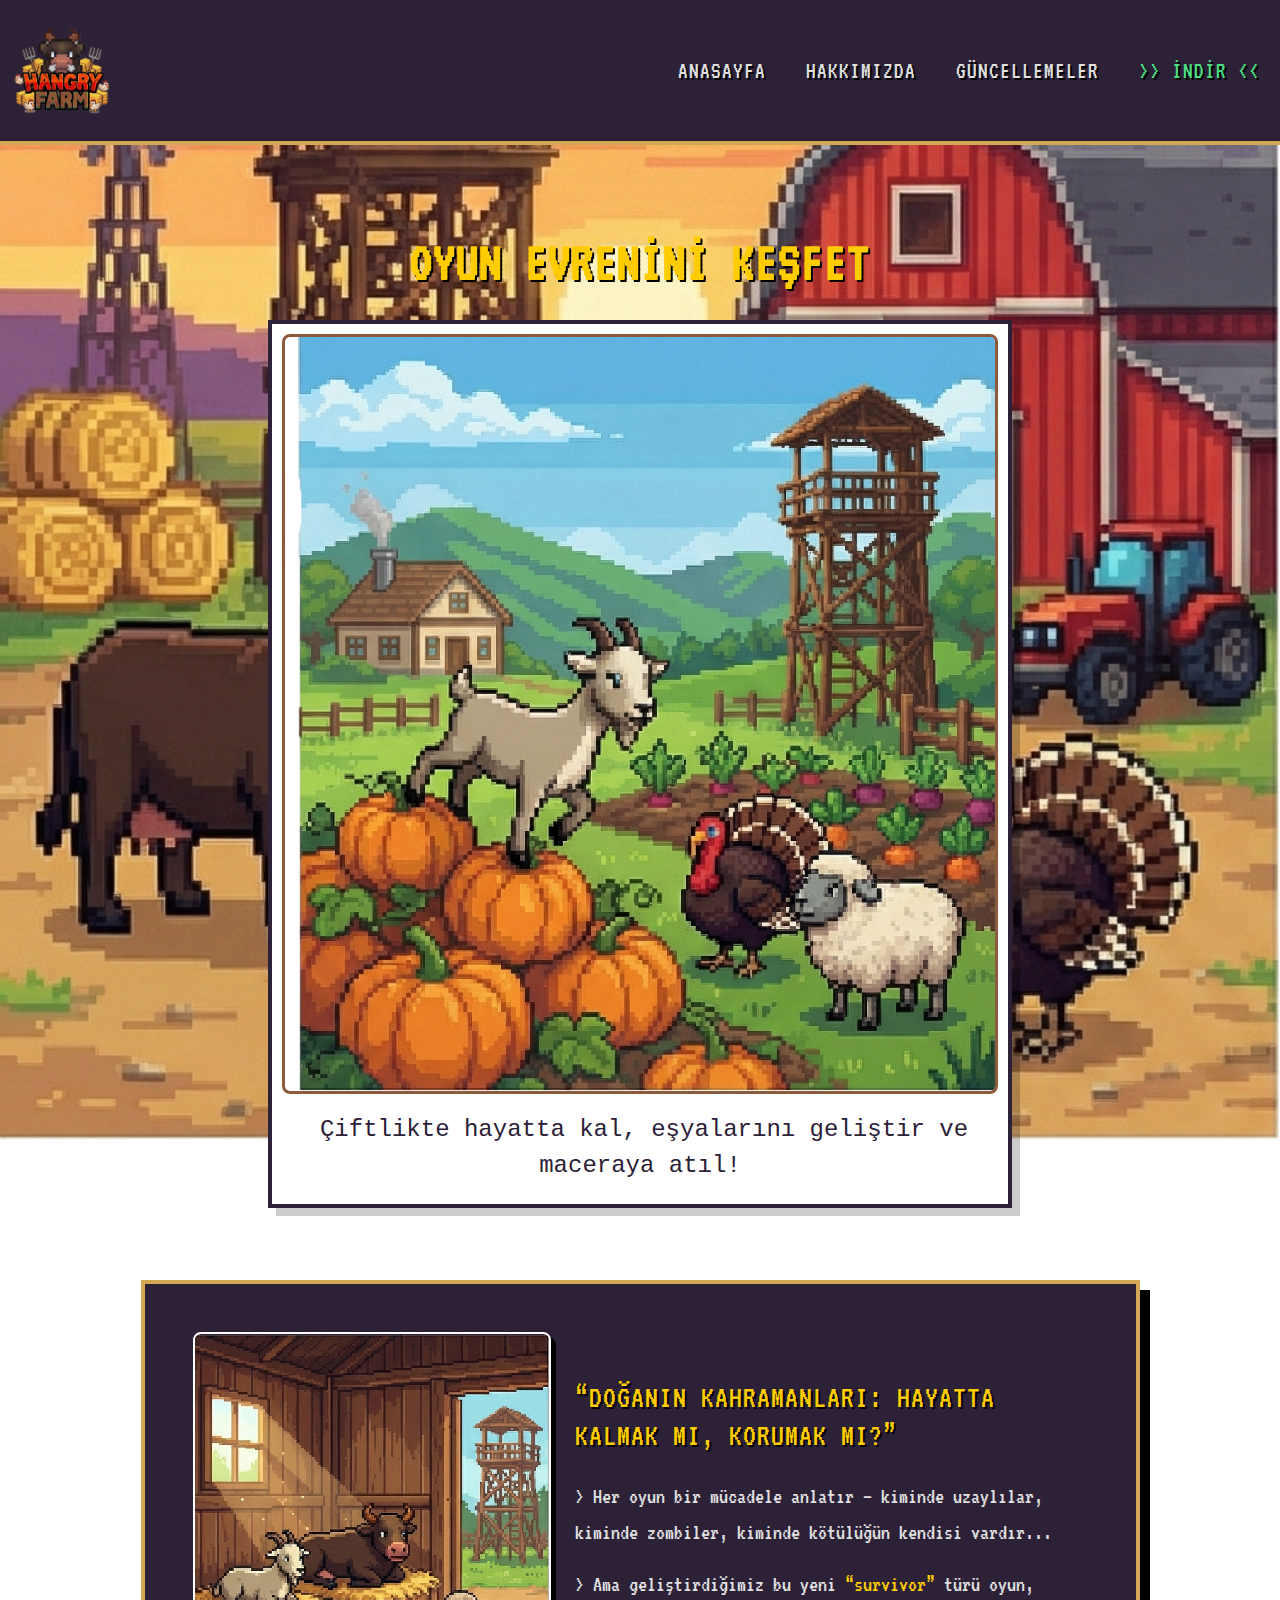
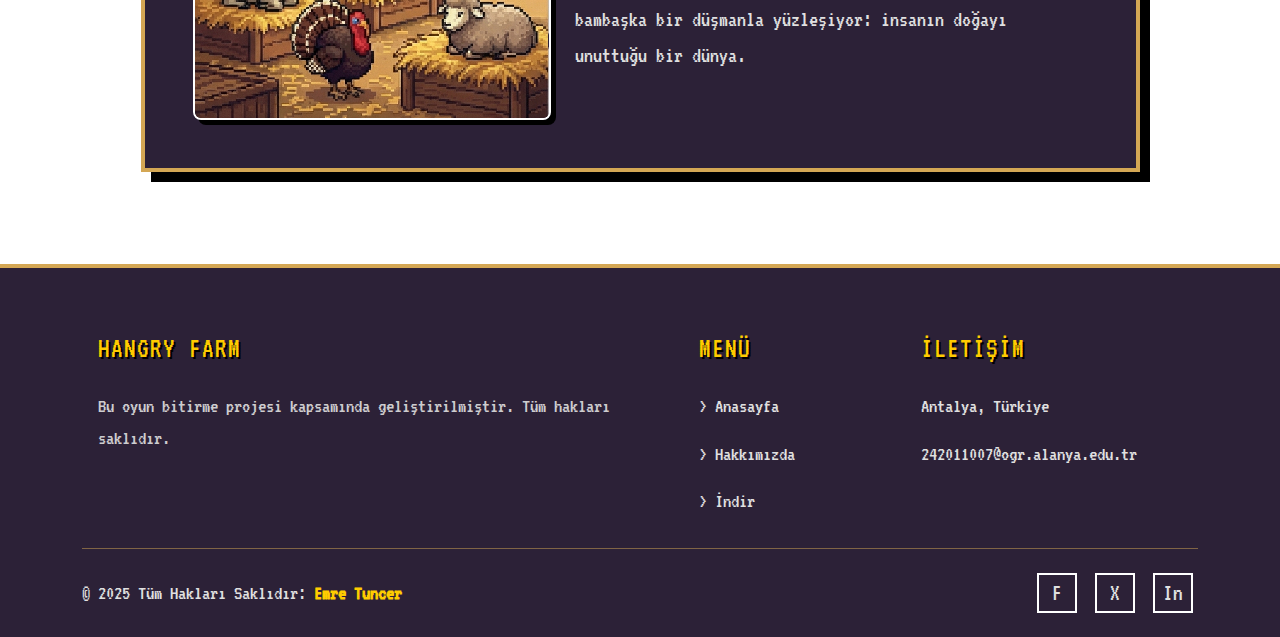
<file: Web_Site_Tasarimi_Gelismis/index.html>
<!DOCTYPE html>
<html lang="tr">
<head>
    <title>Anasayfa</title>
    <link rel="icon" type="image/x-icon" href="Svgİcon/kebab.svg">

    <meta charset="utf-8">
    <meta name="viewport" content="width=device-width, initial-scale=1">

    <link href="https://cdn.jsdelivr.net/npm/bootstrap@5.3.3/dist/css/bootstrap.min.css" rel="stylesheet">
    
    <link href="styles.css" rel="stylesheet">
</head>
<body>

   
    <nav class="navbar navbar-expand-lg sticky-top theme-bg"> 
        <div class="container-fluid">
            
            <a class="navbar-brand d-flex align-items-center" href="index.html">
                <img src="image/logo.png" alt="Oyun Logosu">
            </a>
            <button class="navbar-toggler mx-auto" type="button" data-bs-toggle="collapse" data-bs-target="#navbarNav" aria-controls="navbarNav" aria-expanded="false" aria-label="navbar open/close" style="border: 2px solid #fff;">
                <span class="navbar-toggler-icon"></span>
            </button>

            <div class="collapse navbar-collapse justify-content-end" id="navbarNav">
                <ul class="navbar-nav mb-2 mb-lg-0 gap-4">
                    <li class="nav-item">
                        <a class="nav-link pixel-link" href="index.html">Anasayfa</a>
                    </li>
                    <li class="nav-item">
                        <a class="nav-link pixel-link" href="hakkimizda.html">Hakkımızda</a>
                    </li>
                    <li class="nav-item">
                        <a class="nav-link pixel-link" href="guncellemeler.html">Güncellemeler</a>
                    </li>
                    <li class="nav-item">
                        <a class="nav-link pixel-link" style="color: #4ade80 !important;" href="indir.html">>> İNDİR <<</a>
                    </li>    
                </ul>
            </div>
        </div>
    </nav>

    <div class="main-content main-pixel-theme">
    <div class="container py-5">
        
        <div class="row mt-3 mb-5">
            <div class="col-12">
                <div class="text-center mb-4">
                    <h1 class="fw-bold pixel-title display-4">OYUN EVRENİNİ KEŞFET</h1>
                </div>

                <div class="col-lg-8 mx-auto">
                    <div class="pixel-frame">
                        <img src="image/Layer 22.png" class="pixel-art-img" alt="Safari Run Run Oyun Dünyası">
                        
                        <div class="caption-box mt-2 text-center">
                            <p class="mb-0 fs-4" style="color: #2c2137;">
                                <i class="fas fa-camera me-2"></i>
                                Çiftlikte hayatta kal, eşyalarını geliştir ve maceraya atıl!
                            </p>
                        </div>
                    </div>
                </div>
            </div>
        </div>

        <div class="container py-4">
            <div class="row justify-content-center">
                <div class="col-lg-11">
                
                    <div class="pixel-quest-card p-4 p-md-5">
                        <div class="row align-items-center">
                            
                            <div class="col-md-5 mb-4 mb-md-0 text-center">
                                <img src="image/Layer 23.png" class="img-fluid pixel-art-img" style="border: 2px solid #fff; box-shadow: 5px 5px 0 #000;" alt="Safari Gözetleme Kulesi">
                            </div>
                            
                            <div class="col-md-7">
                                <h2 class="pixel-title mb-4">“Doğanın Kahramanları: Hayatta Kalmak mı, Korumak mı?”</h2>
                                <div class="pixel-text">
                                    <p class="mb-3">
                                        > Her oyun bir mücadele anlatır — kiminde uzaylılar, kiminde zombiler, kiminde kötülüğün kendisi vardır...
                                    </p>
                                    <p class="mb-0">
                                        > Ama geliştirdiğimiz bu yeni <span style="color:#ffcc00">“survivor”</span> türü oyun, bambaşka bir düşmanla yüzleşiyor: insanın doğayı unuttuğu bir dünya.
                                    </p>
                                </div>
                            </div>
                            
                        </div>
                    </div>

                </div>
            </div>
        </div>

    </div>
</div>

    <footer class="pixel-footer pt-5 pb-4">
    <div class="container">
        <div class="row text-center text-md-start">
            
            <div class="col-md-6 col-lg-6 col-xl-6 mx-auto mt-3">
                <h5 class="mb-4 font-weight-bold">HANGRY FARM</h5>
                <p style="opacity: 0.9;">
                    Bu oyun bitirme projesi kapsamında geliştirilmiştir. 
                    Tüm hakları saklıdır.
                </p>
            </div>

            <div class="col-md-2 col-lg-2 col-xl-2 mx-auto mt-3">
                <h5 class="mb-4 font-weight-bold">Menü</h5>
                <p><a href="index.html">> Anasayfa</a></p>
                <p><a href="hakkimizda.html">> Hakkımızda</a></p>
                <p><a href="indir.html">> İndir</a></p>
            </div>

            <div class="col-md-4 col-lg-3 col-xl-3 mx-auto mt-3">
                <h5 class="mb-4 font-weight-bold">İletişim</h5>
                <p><i class="fas fa-home mr-3"></i> Antalya, Türkiye</p>
                <p><i class="fas fa-envelope mr-3"></i> 242011007@ogr.alanya.edu.tr</p>
            </div>
            
        </div>

        <hr class="mb-4" style="border-color: #d4a754; opacity: 0.5;">

        <div class="row align-items-center">
            <div class="col-md-7 col-lg-8">
                <p class="text-center text-md-start m-0">
                    © 2025 Tüm Hakları Saklıdır:
                    <a href="#" style="color: #ffcc00; text-decoration: none;">
                        <strong> Emre Tuncer</strong>
                    </a>
                </p>
            </div>
            
            <div class="col-md-5 col-lg-4">
                <div class="text-center text-md-end mt-3 mt-md-0">
                   <a href="#" class="btn-pixel-social text-decoration-none">F</a>
                   <a href="#" class="btn-pixel-social text-decoration-none">X</a>
                   <a href="#" class="btn-pixel-social text-decoration-none">In</a>
                </div>
            </div>
        </div>

    </div>
    </footer>

    <script src="https://cdn.jsdelivr.net/npm/bootstrap@5.3.3/dist/js/bootstrap.bundle.min.js"></script>
</body>
</html>
</file>
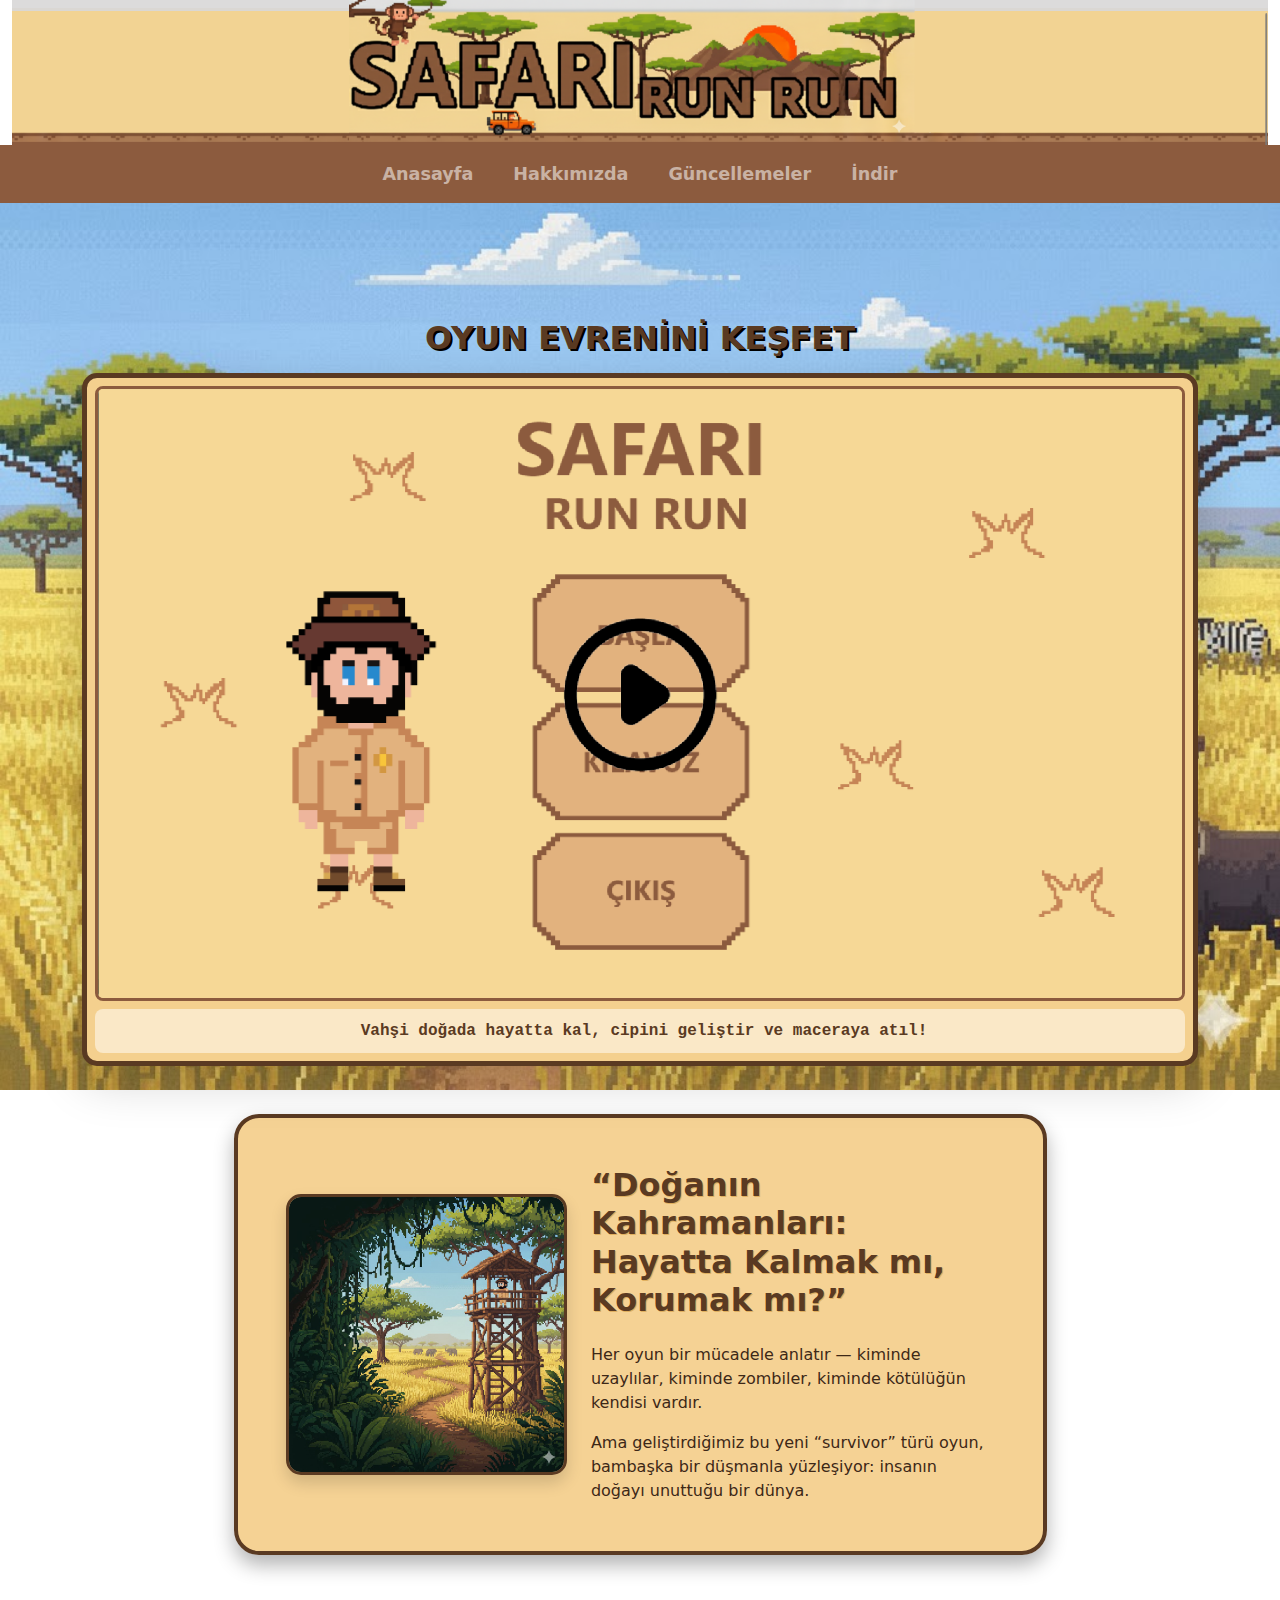
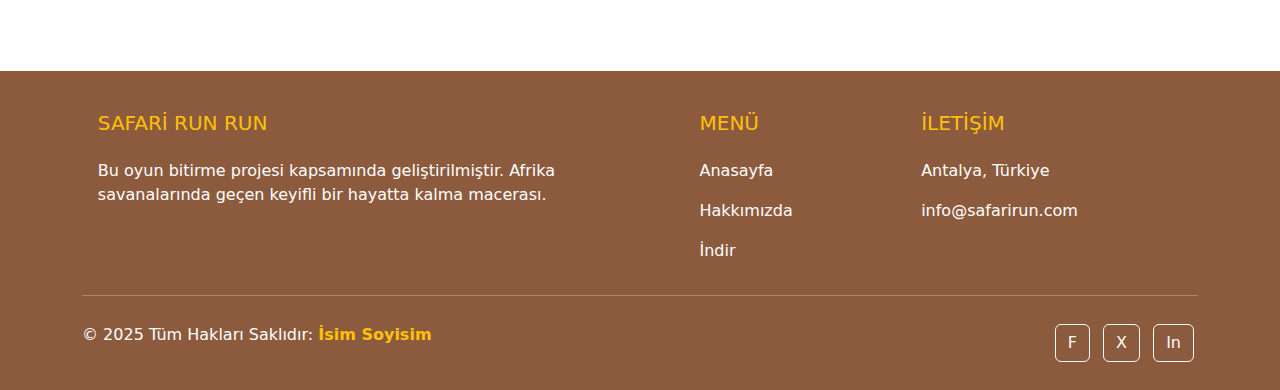
<file: WebTaslak/index.html>
<!DOCTYPE html>
<html lang="tr">
<head>
    <title>Anasayfa</title>
    <link rel="icon" type="image/x-icon" href="Svgİcon/kebab.svg">

    <meta charset="utf-8">
    <meta name="viewport" content="width=device-width, initial-scale=1">

    <link href="https://cdn.jsdelivr.net/npm/bootstrap@5.3.3/dist/css/bootstrap.min.css" rel="stylesheet">
    
    <link href="styles.css" rel="stylesheet">
</head>
<body>

    <div class="container-fluid text-center logo-container">
        <a class="navbar-brand" href="index.html">
            <img src="image/anafoto.png" style="max-width: 100%; height: auto;">
        </a>
    </div>

    <nav class="navbar navbar-expand-lg sticky-top navbar-dark theme-bg"> 
        <div class="container-fluid">
            
            <button class="navbar-toggler mx-auto" type="button" data-bs-toggle="collapse" data-bs-target="#navbarNav" aria-controls="navbarNav" aria-expanded="false" aria-label="navbar open/close">
                <span class="navbar-toggler-icon"></span>
            </button>

            <div class="collapse navbar-collapse justify-content-center" id="navbarNav">
                <ul class="navbar-nav mb-2 mb-lg-0 gap-4" style="font-size: 1.1rem;">
                    <li class="nav-item">
                        <a class="nav-link" href="index.html"><b>Anasayfa</b></a>
                    </li>
                    <li class="nav-item">
                        <a class="nav-link" href="hakkimizda.html"><b>Hakkımızda</b></a>
                    </li>
                    <li class="nav-item">
                        <a class="nav-link" href="guncellemeler.html"><b>Güncellemeler</b></a>
                    </li>
                    <li class="nav-item">
                        <a class="nav-link" href="indir.html"><b>İndir</b></a>
                    </li>    
                </ul>
            </div>
        </div>
    </nav>

    <div class="main-content">
        <div class="container py-5">
            <!-- ************ -->
           <div class="row mt-5">
                <div class="col-12">
                    <div class="text-center mb-3">
                        <h2 class="fw-bold text-shadow-pixel" style="color: #5a3a22;">OYUN EVRENİNİ KEŞFET</h2>
                    </div>

                    <div class="showcase-frame p-2 shadow-lg">
                        <img src="image/png_1.png" class="img-fluid w-100 pixel-art-img" alt="Safari Run Run Oyun Dünyası">
                        
                        <div class="caption-box mt-2 text-center">
                            <p class="mb-0 fw-bold" style="color: #5a3a22;">
                                <i class="fas fa-camera me-2"></i>
                                Vahşi doğada hayatta kal, cipini geliştir ve maceraya atıl!
                            </p>
                        </div>
                    </div>
                </div>
            </div>

            <div class="container bg-opacity-50 py-5">
                <div class="row justify-content-center ">
                    <div class="col-lg-10 col-xl-9">
                    
                    <div class="story-card p-4 p-md-5">
                        <div class="row align-items-center">
                            
                            <div class="col-md-5 mb-4 mb-md-0">
                                <img src="image/image_1.jpg" class="img-fluid img-pixel-border shadow" alt="Safari Gözetleme Kulesi">
                            </div>
                            
                            <div class="col-md-7">
                                <h2 class="story-title mb-4">“Doğanın Kahramanları: Hayatta Kalmak mı, Korumak mı?”</h2>
                                <div class="story-text lead fs-6">
                                    <p class="mb-3">
                                        Her oyun bir mücadele anlatır — kiminde uzaylılar, kiminde zombiler, kiminde kötülüğün kendisi vardır.
                                    </p>
                                    <p class="mb-0">
                                        Ama geliştirdiğimiz bu yeni “survivor” türü oyun, bambaşka bir düşmanla yüzleşiyor: insanın doğayı unuttuğu bir dünya.
                                    </p>
                                </div>
                            </div>
                            
                        </div>
                    </div>
                    </div>
                </div>
            </div>

        </div>
    </div>

    <footer class="text-white pt-4 pb-4 theme-bg">
        <div class="container">
            <div class="row text-center text-md-start">
                
                <div class="col-md-6 col-lg-6 col-xl-6 mx-auto mt-3">
                    <h5 class="text-uppercase mb-4 font-weight-bold text-warning">Safari Run Run</h5>
                    <p>
                        Bu oyun bitirme projesi kapsamında geliştirilmiştir. 
                        Afrika savanalarında geçen keyifli bir hayatta kalma macerası.
                    </p>
                </div>

                <div class="col-md-2 col-lg-2 col-xl-2 mx-auto mt-3">
                    <h5 class="text-uppercase mb-4 font-weight-bold text-warning">Menü</h5>
                    <p><a href="index.html" class="text-white text-decoration-none">Anasayfa</a></p>
                    <p><a href="hakkimizda.html" class="text-white text-decoration-none">Hakkımızda</a></p>
                    <p><a href="indir.html" class="text-white text-decoration-none">İndir</a></p>
                </div>

                <div class="col-md-4 col-lg-3 col-xl-3 mx-auto mt-3">
                    <h5 class="text-uppercase mb-4 font-weight-bold text-warning">İletişim</h5>
                    <p><i class="fas fa-home mr-3"></i> Antalya, Türkiye</p>
                    <p><i class="fas fa-envelope mr-3"></i> info@safarirun.com</p>
                </div>
                
            </div>

            <hr class="mb-4">

            <div class="row align-items-center">
                <div class="col-md-7 col-lg-8">
                    <p class="text-center text-md-start">
                        © 2025 Tüm Hakları Saklıdır:
                        <a href="#" class="text-warning text-decoration-none">
                            <strong> İsim Soyisim</strong>
                        </a>
                    </p>
                </div>
                
                <div class="col-md-5 col-lg-4">
                    <div class="text-center text-md-end">
                       <a href="#" class="btn btn-outline-light btn-floating m-1" role="button">F</a>
                       <a href="#" class="btn btn-outline-light btn-floating m-1" role="button">X</a>
                       <a href="#" class="btn btn-outline-light btn-floating m-1" role="button">In</a>
                    </div>
                </div>
            </div>

        </div>
    </footer>

    <script src="https://cdn.jsdelivr.net/npm/bootstrap@5.3.3/dist/js/bootstrap.bundle.min.js"></script>
</body>
</html>
</file>
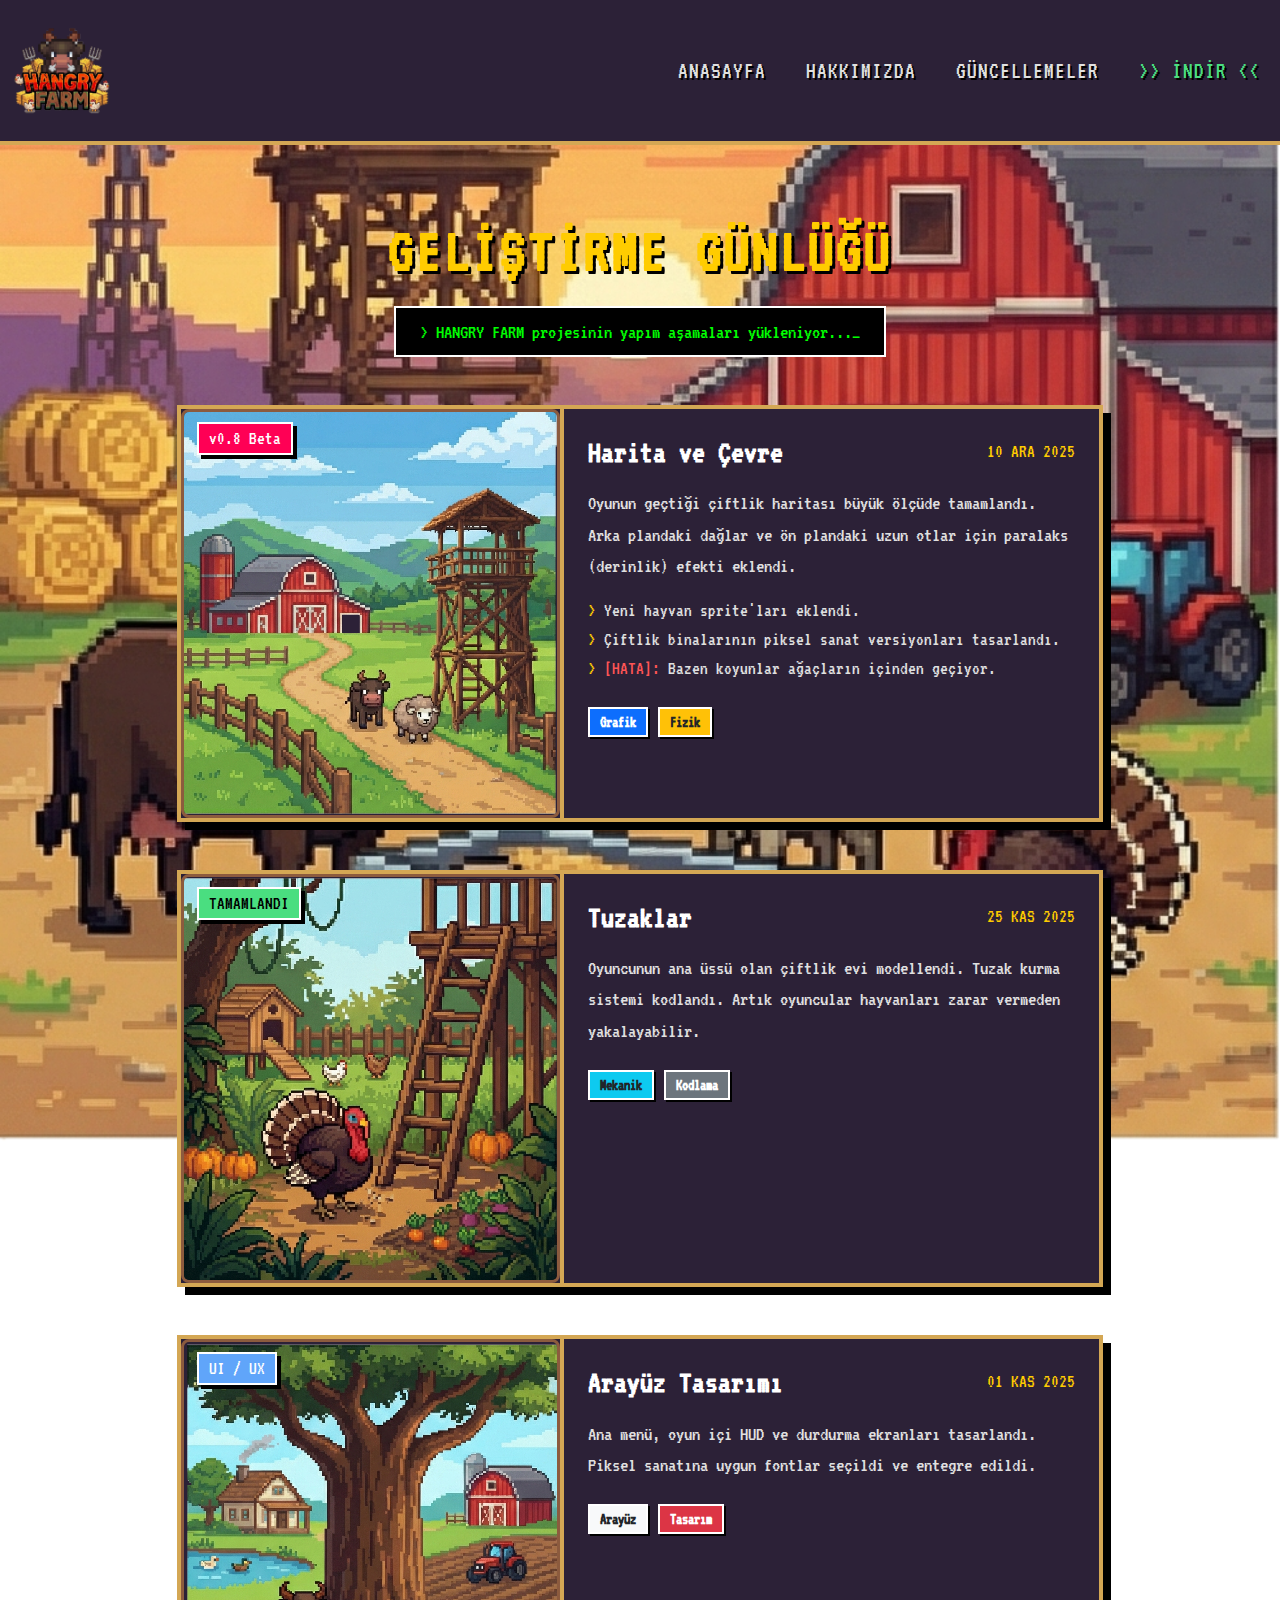
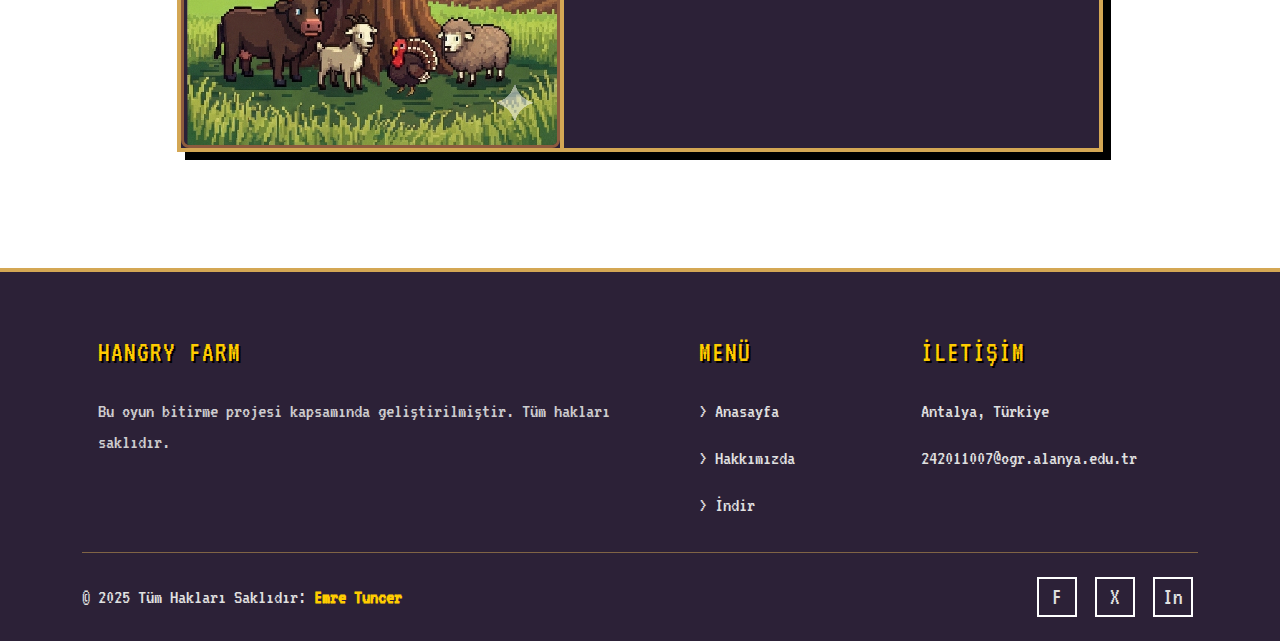
<file: Web_Site_Tasarimi_Gelismis/guncellemeler.html>
<!DOCTYPE html>
<html lang="tr">
<head>
    <title>Güncellemeler</title>
    <meta charset="utf-8">
    <meta name="viewport" content="width=device-width, initial-scale=1">
    <link href="https://cdn.jsdelivr.net/npm/bootstrap@5.3.3/dist/css/bootstrap.min.css" rel="stylesheet">
    <link href="styles.css" rel="stylesheet">
</head>
<body>

    <nav class="navbar navbar-expand-lg sticky-top theme-bg"> 
        <div class="container-fluid">
            
            <a class="navbar-brand d-flex align-items-center" href="index.html">
                <img src="image/logo.png" alt="Oyun Logosu">
            </a>
            <button class="navbar-toggler mx-auto" type="button" data-bs-toggle="collapse" data-bs-target="#navbarNav" aria-controls="navbarNav" aria-expanded="false" aria-label="navbar open/close" style="border: 2px solid #fff;">
                <span class="navbar-toggler-icon"></span>
            </button>

            <div class="collapse navbar-collapse justify-content-end" id="navbarNav">
                <ul class="navbar-nav mb-2 mb-lg-0 gap-4">
                    <li class="nav-item">
                        <a class="nav-link pixel-link" href="index.html">Anasayfa</a>
                    </li>
                    <li class="nav-item">
                        <a class="nav-link pixel-link" href="hakkimizda.html">Hakkımızda</a>
                    </li>
                    <li class="nav-item">
                        <a class="nav-link pixel-link" href="guncellemeler.html">Güncellemeler</a>
                    </li>
                    <li class="nav-item">
                        <a class="nav-link pixel-link" style="color: #4ade80 !important;" href="indir.html">>> İNDİR <<</a>
                    </li>    
                </ul>
            </div>
        </div>
    </nav>

    <div class="main-content main-pixel-theme">
    <div class="container py-5">
        
        <div class="text-center mb-5">
            <h1 class="display-3 fw-bold section-pixel-title">GELİŞTİRME GÜNLÜĞÜ</h1>
            <div class="d-inline-block px-4 py-2 mt-2" style="background-color: #000; border: 2px solid #fff; color: #0f0; font-family: 'VT323', monospace; font-size: 1.3rem;">
                > HANGRY FARM projesinin yapım aşamaları yükleniyor..._
            </div>
        </div>

        <div class="row justify-content-center">
            <div class="col-lg-10">

                <div class="pixel-log-card mb-5">
                    <div class="row g-0">
                        <div class="col-md-5 position-relative">
                            <div class="h-100" style="border-right: 4px solid #d4a754;">
                                <img src="image/Layer 1.png" class="img-fluid pixel-art-img h-100 w-100" style="object-fit: cover; min-height: 250px;" alt="Harita Tasarımı">
                                <div class="position-absolute top-0 start-0 m-3">
                                    <span class="version-tag">v0.8 Beta</span>
                                </div>
                            </div>
                        </div>
                        <div class="col-md-7">
                            <div class="card-body p-4">
                                <div class="d-flex justify-content-between align-items-center mb-3">
                                    <h3 class="card-title fw-bold m-0" style="font-family: 'VT323'; font-size: 2rem; color: #fff;">Harita ve Çevre</h3>
                                    <small class="pixel-date"><i class="far fa-calendar-alt me-1"></i> 10 ARA 2025</small>
                                </div>
                                
                                <p class="card-text" style="font-family: 'VT323'; font-size: 1.3rem;">
                                    Oyunun geçtiği çiftlik haritası büyük ölçüde tamamlandı. Arka plandaki dağlar ve ön plandaki uzun otlar için paralaks (derinlik) efekti eklendi.
                                </p>
                                
                                <ul class="pixel-log-list mt-3">
                                    <li>Yeni hayvan sprite'ları eklendi.</li>
                                    <li>Çiftlik binalarının piksel sanat versiyonları tasarlandı.</li>
                                    <li><span style="color: #ff5555;">[HATA]:</span> Bazen koyunlar ağaçların içinden geçiyor.</li>
                                </ul>

                                <div class="mt-4">
                                    <span class="badge bg-primary badge-pixel me-1">Grafik</span>
                                    <span class="badge bg-warning text-dark badge-pixel">Fizik</span>
                                </div>
                            </div>
                        </div>
                    </div>
                </div>

                <div class="pixel-log-card mb-5">
                    <div class="row g-0">
                        <div class="col-md-5 position-relative">
                            <div class="h-100" style="border-right: 4px solid #d4a754;">
                                <img src="image/Layer 3.png" class="img-fluid pixel-art-img h-100 w-100" style="object-fit: cover; min-height: 250px;" alt="Kule Mekaniği">
                                <div class="position-absolute top-0 start-0 m-3">
                                    <span class="version-tag" style="background-color: #4ade80; color: #000;">TAMAMLANDI</span>
                                </div>
                            </div>
                        </div>
                        <div class="col-md-7">
                            <div class="card-body p-4">
                                <div class="d-flex justify-content-between align-items-center mb-3">
                                    <h3 class="card-title fw-bold m-0" style="font-family: 'VT323'; font-size: 2rem; color: #fff;">Tuzaklar</h3>
                                    <small class="pixel-date"><i class="far fa-calendar-alt me-1"></i> 25 KAS 2025</small>
                                </div>
                                
                                <p class="card-text" style="font-family: 'VT323'; font-size: 1.3rem;">
                                    Oyuncunun ana üssü olan çiftlik evi modellendi. Tuzak kurma sistemi kodlandı. Artık oyuncular hayvanları zarar vermeden yakalayabilir.
                                </p>

                                <div class="mt-4">
                                    <span class="badge bg-info text-dark badge-pixel me-1">Mekanik</span>
                                    <span class="badge bg-secondary badge-pixel">Kodlama</span>
                                </div>
                            </div>
                        </div>
                    </div>
                </div>

                <div class="pixel-log-card mb-5">
                    <div class="row g-0">
                        <div class="col-md-5 position-relative">
                            <div class="h-100" style="border-right: 4px solid #d4a754;">
                                <img src="image/Layer 4.png" class="img-fluid pixel-art-img h-100 w-100" style="object-fit: cover; min-height: 250px;" alt="Arayüz Tasarımı">
                                <div class="position-absolute top-0 start-0 m-3">
                                    <span class="version-tag" style="background-color: #60a5fa;">UI / UX</span>
                                </div>
                            </div>
                        </div>
                        <div class="col-md-7">
                            <div class="card-body p-4">
                                <div class="d-flex justify-content-between align-items-center mb-3">
                                    <h3 class="card-title fw-bold m-0" style="font-family: 'VT323'; font-size: 2rem; color: #fff;">Arayüz Tasarımı</h3>
                                    <small class="pixel-date"><i class="far fa-calendar-alt me-1"></i> 01 KAS 2025</small>
                                </div>
                                
                                <p class="card-text" style="font-family: 'VT323'; font-size: 1.3rem;">
                                    Ana menü, oyun içi HUD ve durdurma ekranları tasarlandı. Piksel sanatına uygun fontlar seçildi ve entegre edildi.
                                </p>

                                <div class="mt-4">
                                    <span class="badge bg-light text-dark badge-pixel me-1">Arayüz</span>
                                    <span class="badge bg-danger badge-pixel">Tasarım</span>
                                </div>
                            </div>
                        </div>
                    </div>
                </div>

            </div>
        </div>

    </div>
</div>

    <footer class="pixel-footer pt-5 pb-4">
    <div class="container">
        <div class="row text-center text-md-start">
            
            <div class="col-md-6 col-lg-6 col-xl-6 mx-auto mt-3">
                <h5 class="mb-4 font-weight-bold">HANGRY FARM</h5>
                <p style="opacity: 0.9;">
                    Bu oyun bitirme projesi kapsamında geliştirilmiştir. 
                     Tüm hakları saklıdır.
                </p>
            </div>

            <div class="col-md-2 col-lg-2 col-xl-2 mx-auto mt-3">
                <h5 class="mb-4 font-weight-bold">Menü</h5>
                <p><a href="index.html">> Anasayfa</a></p>
                <p><a href="hakkimizda.html">> Hakkımızda</a></p>
                <p><a href="indir.html">> İndir</a></p>
            </div>

            <div class="col-md-4 col-lg-3 col-xl-3 mx-auto mt-3">
                <h5 class="mb-4 font-weight-bold">İletişim</h5>
                <p><i class="fas fa-home mr-3"></i> Antalya, Türkiye</p>
                <p><i class="fas fa-envelope mr-3"></i> 242011007@ogr.alanya.edu.tr</p>
            </div>
            
        </div>

        <hr class="mb-4" style="border-color: #d4a754; opacity: 0.5;">

        <div class="row align-items-center">
            <div class="col-md-7 col-lg-8">
                <p class="text-center text-md-start m-0">
                    © 2025 Tüm Hakları Saklıdır:
                    <a href="#" style="color: #ffcc00; text-decoration: none;">
                        <strong> Emre Tuncer</strong>
                    </a>
                </p>
            </div>
            
            <div class="col-md-5 col-lg-4">
                <div class="text-center text-md-end mt-3 mt-md-0">
                   <a href="#" class="btn-pixel-social text-decoration-none">F</a>
                   <a href="#" class="btn-pixel-social text-decoration-none">X</a>
                   <a href="#" class="btn-pixel-social text-decoration-none">In</a>
                </div>
            </div>
        </div>

    </div>
    </footer>

    <script src="https://cdn.jsdelivr.net/npm/bootstrap@5.3.3/dist/js/bootstrap.bundle.min.js"></script>
</body>
</html>
</file>
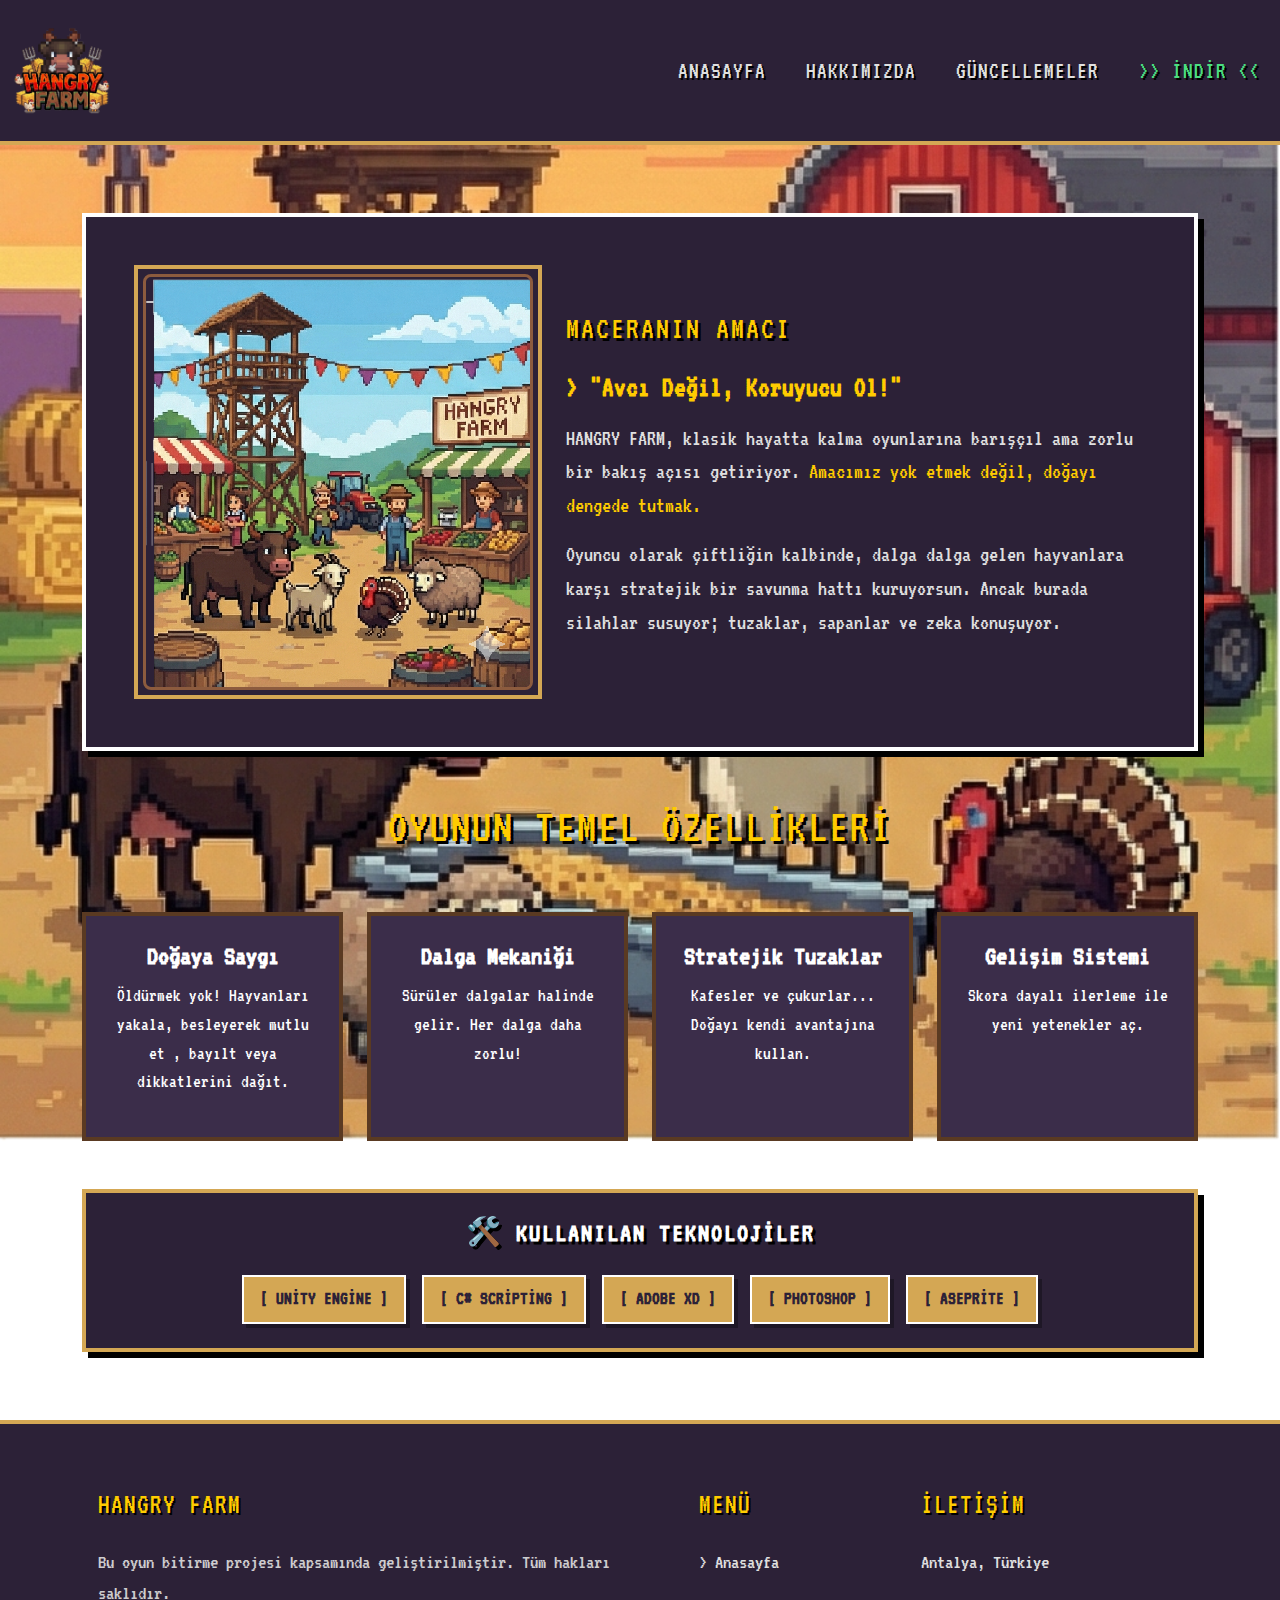
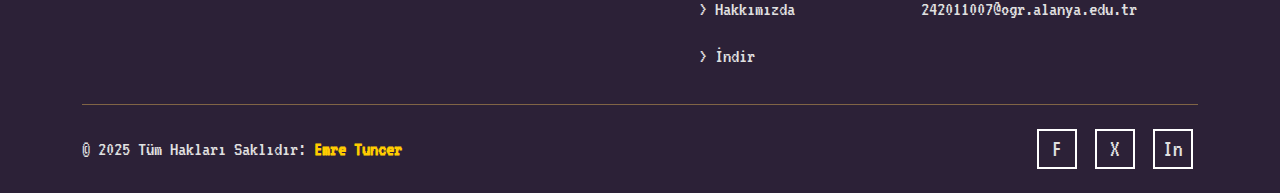
<file: Web_Site_Tasarimi_Gelismis/hakkimizda.html>
<!DOCTYPE html>
<html lang="tr">
<head>
    <title>Hakkımızda</title>
    <meta charset="utf-8">
    <meta name="viewport" content="width=device-width, initial-scale=1">
    <link href="https://cdn.jsdelivr.net/npm/bootstrap@5.3.3/dist/css/bootstrap.min.css" rel="stylesheet">
    <link href="styles.css" rel="stylesheet">
</head>

<body>
    <nav class="navbar navbar-expand-lg sticky-top theme-bg"> 
        <div class="container-fluid">
            
            <a class="navbar-brand d-flex align-items-center" href="index.html">
                <img src="image/logo.png" alt="Oyun Logosu">
            </a>
            <button class="navbar-toggler mx-auto" type="button" data-bs-toggle="collapse" data-bs-target="#navbarNav" aria-controls="navbarNav" aria-expanded="false" aria-label="navbar open/close" style="border: 2px solid #fff;">
                <span class="navbar-toggler-icon"></span>
            </button>

            <div class="collapse navbar-collapse justify-content-end" id="navbarNav">
                <ul class="navbar-nav mb-2 mb-lg-0 gap-4">
                    <li class="nav-item">
                        <a class="nav-link pixel-link" href="index.html">Anasayfa</a>
                    </li>
                    <li class="nav-item">
                        <a class="nav-link pixel-link" href="hakkimizda.html">Hakkımızda</a>
                    </li>
                    <li class="nav-item">
                        <a class="nav-link pixel-link" href="guncellemeler.html">Güncellemeler</a>
                    </li>
                    <li class="nav-item">
                        <a class="nav-link pixel-link" style="color: #4ade80 !important;" href="indir.html">>> İNDİR <<</a>
                    </li>    
                </ul>
            </div>
        </div>
    </nav>

   <div class="main-content main-pixel-theme">
    <div class="container py-5">

        <div class="pixel-panel p-4 p-md-5 mb-5">
            <div class="row align-items-center">
                <div class="col-lg-5 mb-4 mb-lg-0 text-center">
                    <div style="border: 4px solid #d4a754; padding: 5px; display:inline-block;">
                        <img src="image/Layer 24.png" class="img-fluid pixel-art-img" alt="Safari Kulesi">
                    </div>
                </div>
                
                <div class="col-lg-7">
                    <h2 class="section-pixel-title mb-4">Maceranın Amacı</h2>
                    <h4 class="fw-bold mb-3" style="color: #ffcc00; font-family: 'VT323'; font-size: 1.8rem;">
                        > "Avcı Değil, Koruyucu Ol!"
                    </h4>
                    <div style="font-family: 'VT323'; font-size: 1.4rem; line-height: 1.5;">
                        <p class="mb-3">
                            HANGRY FARM, klasik hayatta kalma oyunlarına barışçıl ama zorlu bir bakış açısı getiriyor. 
                            <span style="color: #ffcc00;">Amacımız yok etmek değil, doğayı dengede tutmak.</span>
                        </p>
                        <p>
                            Oyuncu olarak çiftliğin kalbinde, dalga dalga gelen hayvanlara karşı stratejik bir savunma hattı kuruyorsun. 
                            Ancak burada silahlar susuyor; tuzaklar, sapanlar ve zeka konuşuyor.
                        </p>
                    </div>
                </div>
            </div>
        </div>

        <div class="row g-4 mb-5">
            <div class="col-12 text-center mb-4">
                <h2 class="section-pixel-title display-5">Oyunun Temel Özellikleri</h2>
            </div>

            <div class="col-md-6 col-lg-3">
                <div class="pixel-feature-card p-4 text-center">
                    <i class="fas fa-paw fa-3x mb-3" style="color: #ffcc00;"></i>
                    <h5 class="fw-bold fs-3" style="font-family: 'VT323';">Doğaya Saygı</h5>
                    <p class="small" style="font-family: 'VT323'; font-size: 1.2rem;">Öldürmek yok! Hayvanları yakala, besleyerek mutlu et , bayılt veya dikkatlerini dağıt.</p>
                </div>
            </div>

            <div class="col-md-6 col-lg-3">
                <div class="pixel-feature-card p-4 text-center">
                    <i class="fas fa-hourglass-half fa-3x mb-3" style="color: #ffcc00;"></i>
                    <h5 class="fw-bold fs-3" style="font-family: 'VT323';">Dalga Mekaniği</h5>
                    <p class="small" style="font-family: 'VT323'; font-size: 1.2rem;">Sürüler dalgalar halinde gelir. Her dalga daha zorlu!</p>
                </div>
            </div>

            <div class="col-md-6 col-lg-3">
                <div class="pixel-feature-card p-4 text-center">
                    <i class="fas fa-layer-group fa-3x mb-3" style="color: #ffcc00;"></i>
                    <h5 class="fw-bold fs-3" style="font-family: 'VT323';">Stratejik Tuzaklar</h5>
                    <p class="small" style="font-family: 'VT323'; font-size: 1.2rem;">Kafesler ve çukurlar... Doğayı kendi avantajına kullan.</p>
                </div>
            </div>

            <div class="col-md-6 col-lg-3">
                <div class="pixel-feature-card p-4 text-center">
                    <i class="fas fa-chart-line fa-3x mb-3" style="color: #ffcc00;"></i>
                    <h5 class="fw-bold fs-3" style="font-family: 'VT323';">Gelişim Sistemi</h5>
                    <p class="small" style="font-family: 'VT323'; font-size: 1.2rem;">Skora dayalı ilerleme ile yeni yetenekler aç.</p>
                </div>
            </div>
        </div>

        <div class="pixel-panel p-4 text-center" style="border-color: #d4a754;">
            <h3 class="fw-bold mb-4 section-pixel-title" style="color: #fff;">🛠️ Kullanılan Teknolojiler</h3>
            
            <div class="d-flex flex-wrap justify-content-center gap-3">
                <span class="pixel-tech-badge">[ Unity Engine ]</span>
                <span class="pixel-tech-badge">[ C# Scripting ]</span>
                <span class="pixel-tech-badge">[ Adobe XD ]</span>
                <span class="pixel-tech-badge">[ Photoshop ]</span>
                <span class="pixel-tech-badge">[ Aseprite ]</span>
            </div>
        </div>

    </div>
</div>
    
    <footer class="pixel-footer pt-5 pb-4">
    <div class="container">
        <div class="row text-center text-md-start">
            
            <div class="col-md-6 col-lg-6 col-xl-6 mx-auto mt-3">
                <h5 class="mb-4 font-weight-bold">HANGRY FARM</h5>
                <p style="opacity: 0.9;">
                    Bu oyun bitirme projesi kapsamında geliştirilmiştir. 
                    Tüm hakları saklıdır.
                </p>
            </div>

            <div class="col-md-2 col-lg-2 col-xl-2 mx-auto mt-3">
                <h5 class="mb-4 font-weight-bold">Menü</h5>
                <p><a href="index.html">> Anasayfa</a></p>
                <p><a href="hakkimizda.html">> Hakkımızda</a></p>
                <p><a href="indir.html">> İndir</a></p>
            </div>

            <div class="col-md-4 col-lg-3 col-xl-3 mx-auto mt-3">
                <h5 class="mb-4 font-weight-bold">İletişim</h5>
                <p><i class="fas fa-home mr-3"></i> Antalya, Türkiye</p>
                <p><i class="fas fa-envelope mr-3"></i> 242011007@ogr.alanya.edu.tr</p>
            </div>
            
        </div>

        <hr class="mb-4" style="border-color: #d4a754; opacity: 0.5;">

        <div class="row align-items-center">
            <div class="col-md-7 col-lg-8">
                <p class="text-center text-md-start m-0">
                    © 2025 Tüm Hakları Saklıdır:
                    <a href="#" style="color: #ffcc00; text-decoration: none;">
                        <strong> Emre Tuncer</strong>
                    </a>
                </p>
            </div>
            
            <div class="col-md-5 col-lg-4">
                <div class="text-center text-md-end mt-3 mt-md-0">
                   <a href="#" class="btn-pixel-social text-decoration-none">F</a>
                   <a href="#" class="btn-pixel-social text-decoration-none">X</a>
                   <a href="#" class="btn-pixel-social text-decoration-none">In</a>
                </div>
            </div>
        </div>

    </div>
    </footer>

    <script src="https://cdn.jsdelivr.net/npm/bootstrap@5.3.3/dist/js/bootstrap.bundle.min.js"></script>
</body>
</html>
</file>
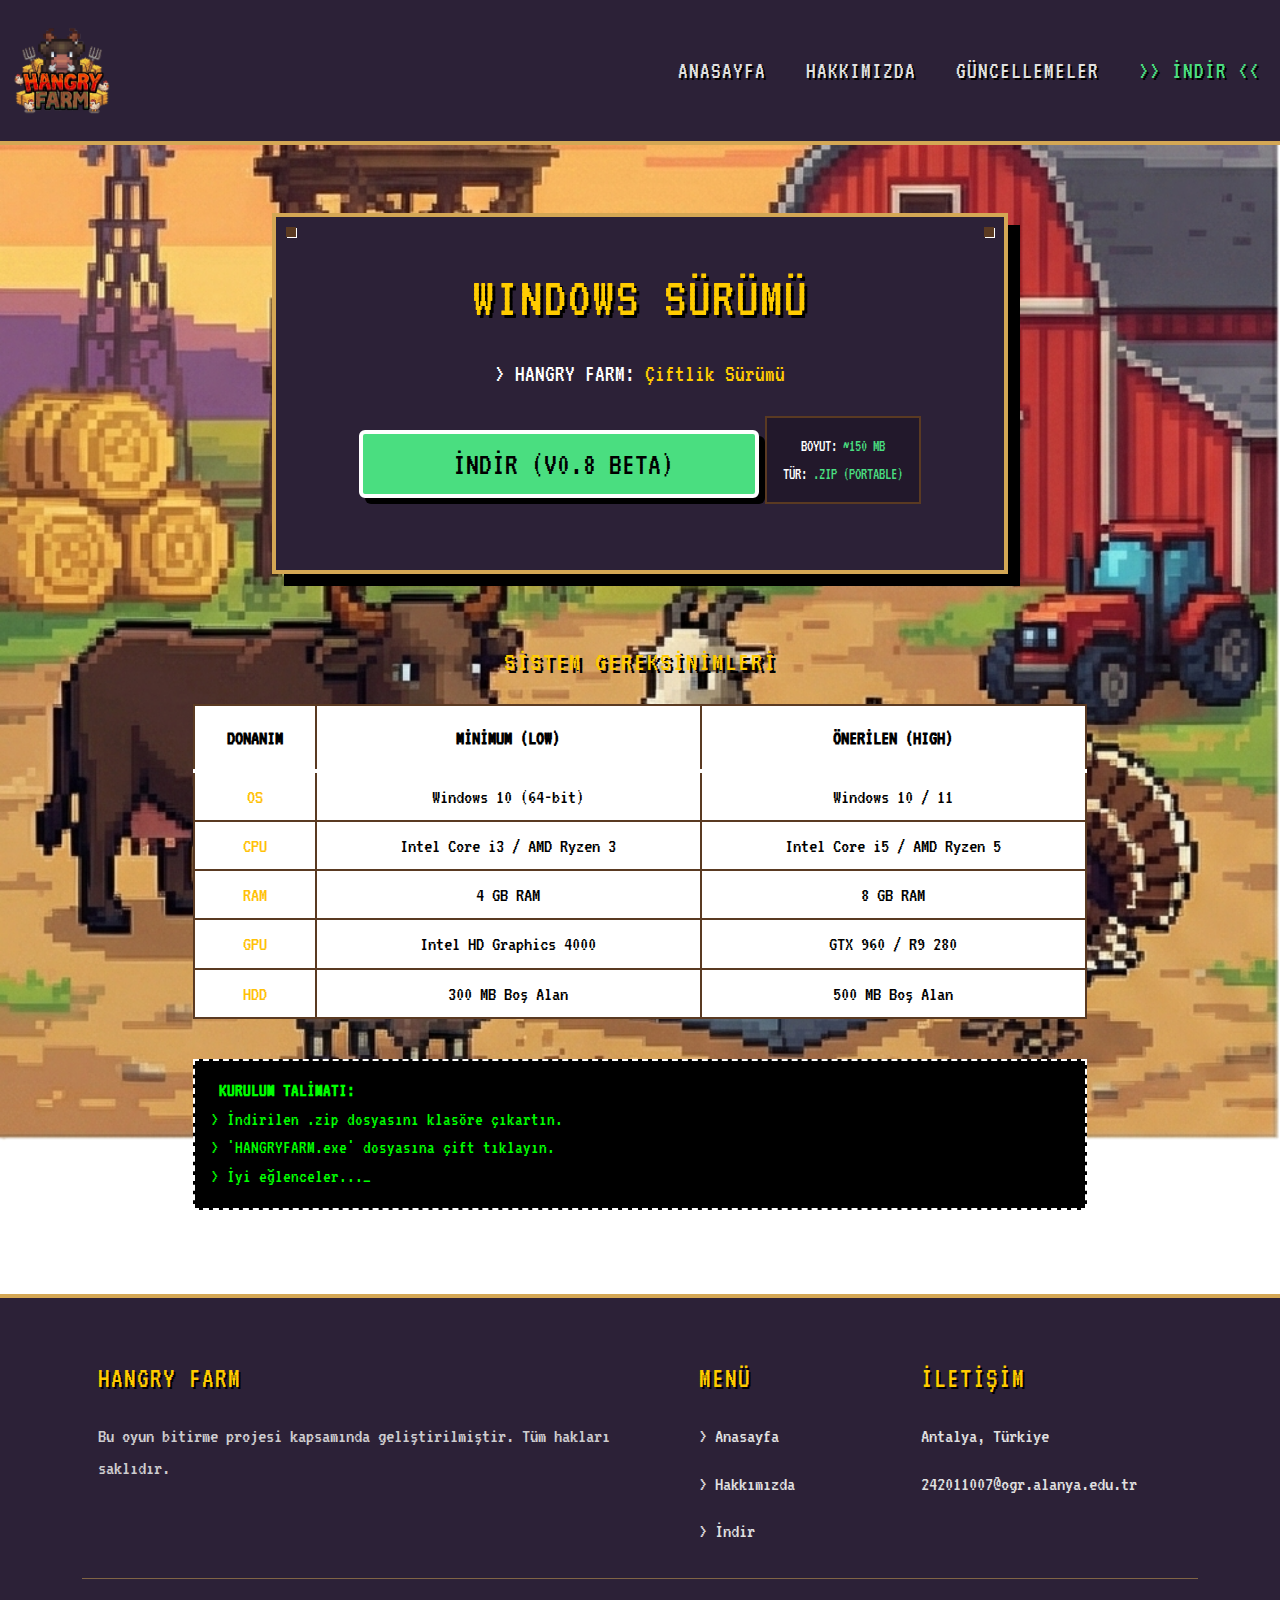
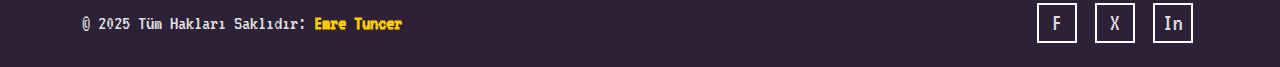
<file: Web_Site_Tasarimi_Gelismis/indir.html>
<!DOCTYPE html>
<html lang="tr">
<head>
    <title>İndir</title>
    

    <meta charset="utf-8">
    <meta name="viewport" content="width=device-width, initial-scale=1">

    <link href="https://cdn.jsdelivr.net/npm/bootstrap@5.3.3/dist/css/bootstrap.min.css" rel="stylesheet">
    
    <link href="styles.css" rel="stylesheet">
</head>
<body>

    <nav class="navbar navbar-expand-lg sticky-top theme-bg"> 
        <div class="container-fluid">
            
            <a class="navbar-brand d-flex align-items-center" href="index.html">
                <img src="image/logo.png" alt="Oyun Logosu">
            </a>
            <button class="navbar-toggler mx-auto" type="button" data-bs-toggle="collapse" data-bs-target="#navbarNav" aria-controls="navbarNav" aria-expanded="false" aria-label="navbar open/close" style="border: 2px solid #fff;">
                <span class="navbar-toggler-icon"></span>
            </button>

            <div class="collapse navbar-collapse justify-content-end" id="navbarNav">
                <ul class="navbar-nav mb-2 mb-lg-0 gap-4">
                    <li class="nav-item">
                        <a class="nav-link pixel-link" href="index.html">Anasayfa</a>
                    </li>
                    <li class="nav-item">
                        <a class="nav-link pixel-link" href="hakkimizda.html">Hakkımızda</a>
                    </li>
                    <li class="nav-item">
                        <a class="nav-link pixel-link" href="guncellemeler.html">Güncellemeler</a>
                    </li>
                    <li class="nav-item">
                        <a class="nav-link pixel-link" style="color: #4ade80 !important;" href="indir.html">>> İNDİR <<</a>
                    </li>    
                </ul>
            </div>
        </div>
    </nav>

   

    <div class="main-content main-pixel-theme">
    <div class="container py-5">
        
        <div class="row justify-content-center">
            <div class="col-lg-8 text-center">
                
                <div class="pixel-download-card p-5 mb-5">
                    <div style="position: absolute; top: 10px; left: 10px; width: 10px; height: 10px; background: #5a3a22; box-shadow: 1px 1px 0 #fff;"></div>
                    <div style="position: absolute; top: 10px; right: 10px; width: 10px; height: 10px; background: #5a3a22; box-shadow: 1px 1px 0 #fff;"></div>

                    <h1 class="mb-4 section-pixel-title display-4">WINDOWS SÜRÜMÜ</h1>
                    
                    <div class="mb-4">
                        <i class="fab fa-windows fa-5x" style="color: #fff; text-shadow: 4px 4px 0 #000;"></i>
                    </div>

                    <p class="lead mb-4" style="font-family: 'VT323'; font-size: 1.5rem;">
                        > HANGRY FARM: <span style="color: #ffcc00;">Çiftlik Sürümü</span>
                    </p>

                    <a href="#" class="btn btn-pixel-download mb-4 text-decoration-none">
                        <i class="fas fa-download me-2"></i> İNDİR (v0.8 Beta)
                    </a>

                    <div class="d-inline-block p-3" style="border: 2px solid #5a3a22; background-color: #22182b; font-family: 'VT323';">
                        <p class="mb-1 text-white">BOYUT: <span style="color: #4ade80;">~150 MB</span></p>
                        <p class="mb-0 text-white">TÜR: <span style="color: #4ade80;">.ZIP (PORTABLE)</span></p>
                    </div>
                </div>

            </div>
        </div>

        <div class="row justify-content-center">
            <div class="col-lg-10">
                <div class="requirements-panel p-0"> <h3 class="text-center mb-4 section-pixel-title mt-4">SİSTEM GEREKSİNİMLERİ</h3>
                    
                    <div class="table-responsive px-3">
                        <table class="table pixel-table text-center">
                            <thead>
                                <tr>
                                    <th scope="col" class="py-3">DONANIM</th>
                                    <th scope="col" class="py-3">MİNİMUM (LOW)</th>
                                    <th scope="col" class="py-3">ÖNERİLEN (HIGH)</th>
                                </tr>
                            </thead>
                            <tbody>
                                <tr>
                                    <td class="text-warning">OS</td>
                                    <td>Windows 10 (64-bit)</td>
                                    <td>Windows 10 / 11</td>
                                </tr>
                                <tr>
                                    <td class="text-warning">CPU</td>
                                    <td>Intel Core i3 / AMD Ryzen 3</td>
                                    <td>Intel Core i5 / AMD Ryzen 5</td>
                                </tr>
                                <tr>
                                    <td class="text-warning">RAM</td>
                                    <td>4 GB RAM</td>
                                    <td>8 GB RAM</td>
                                </tr>
                                <tr>
                                    <td class="text-warning">GPU</td>
                                    <td>Intel HD Graphics 4000</td>
                                    <td>GTX 960 / R9 280</td>
                                </tr>
                                <tr>
                                    <td class="text-warning">HDD</td>
                                    <td>300 MB Boş Alan</td>
                                    <td>500 MB Boş Alan</td>
                                </tr>
                            </tbody>
                        </table>
                    </div>
                    
                    <div class="pixel-info-box p-3 m-3 mt-4">
                        <i class="fas fa-terminal me-2"></i><strong>KURULUM TALİMATI:</strong><br>
                        > İndirilen .zip dosyasını klasöre çıkartın.<br>
                        > 'HANGRYFARM.exe' dosyasına çift tıklayın.<br>
                        > İyi eğlenceler..._
                    </div>

                </div>
            </div>
        </div>

    </div>
</div>
    <footer class="pixel-footer pt-5 pb-4">
    <div class="container">
        <div class="row text-center text-md-start">
            
            <div class="col-md-6 col-lg-6 col-xl-6 mx-auto mt-3">
                <h5 class="mb-4 font-weight-bold">HANGRY FARM</h5>
                <p style="opacity: 0.9;">
                    Bu oyun bitirme projesi kapsamında geliştirilmiştir. 
                     Tüm hakları saklıdır.
                </p>
            </div>

            <div class="col-md-2 col-lg-2 col-xl-2 mx-auto mt-3">
                <h5 class="mb-4 font-weight-bold">Menü</h5>
                <p><a href="index.html">> Anasayfa</a></p>
                <p><a href="hakkimizda.html">> Hakkımızda</a></p>
                <p><a href="indir.html">> İndir</a></p>
            </div>

            <div class="col-md-4 col-lg-3 col-xl-3 mx-auto mt-3">
                <h5 class="mb-4 font-weight-bold">İletişim</h5>
                <p><i class="fas fa-home mr-3"></i> Antalya, Türkiye</p>
                <p><i class="fas fa-envelope mr-3"></i> 242011007@ogr.alanya.edu.tr</p>
            </div>
            
        </div>

        <hr class="mb-4" style="border-color: #d4a754; opacity: 0.5;">

        <div class="row align-items-center">
            <div class="col-md-7 col-lg-8">
                <p class="text-center text-md-start m-0">
                    © 2025 Tüm Hakları Saklıdır:
                    <a href="#" style="color: #ffcc00; text-decoration: none;">
                        <strong> Emre Tuncer</strong>
                    </a>
                </p>
            </div>
            
            <div class="col-md-5 col-lg-4">
                <div class="text-center text-md-end mt-3 mt-md-0">
                   <a href="#" class="btn-pixel-social text-decoration-none">F</a>
                   <a href="#" class="btn-pixel-social text-decoration-none">X</a>
                   <a href="#" class="btn-pixel-social text-decoration-none">In</a>
                </div>
            </div>
        </div>

    </div>
    </footer>

    <script src="https://cdn.jsdelivr.net/npm/bootstrap@5.3.3/dist/js/bootstrap.bundle.min.js"></script>
</body>
</html>
</file>
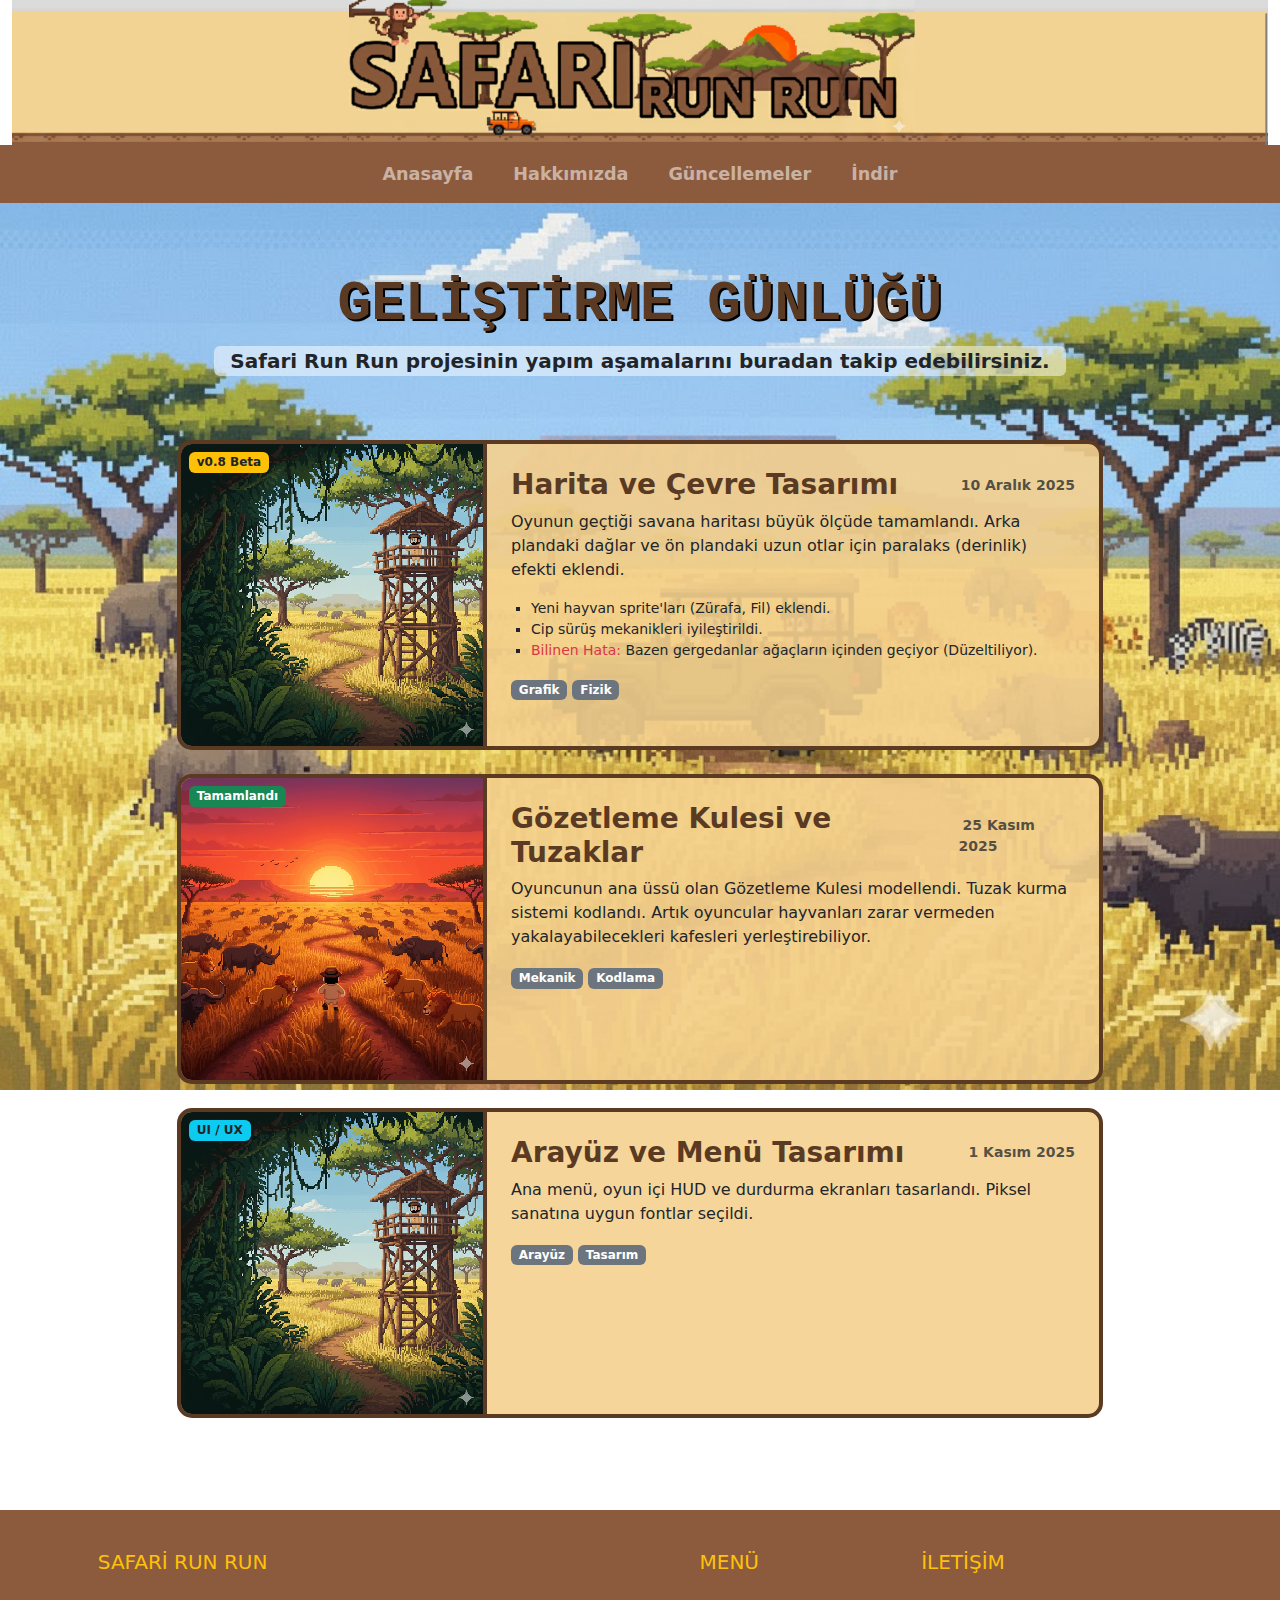
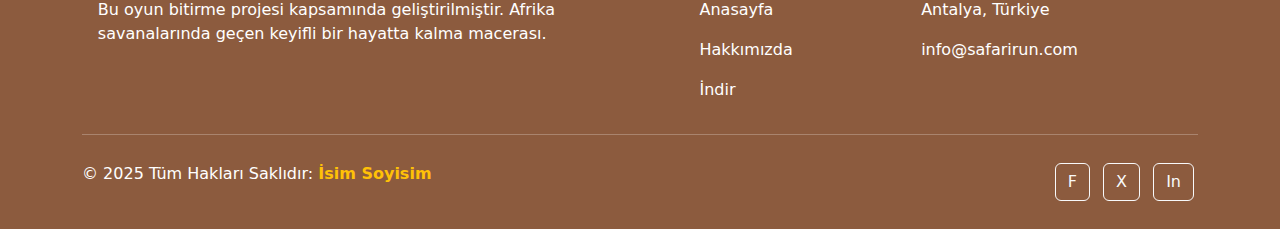
<file: WebTaslak/guncellemeler.html>
<!DOCTYPE html>
<html lang="tr">
<head>
    <title>Güncellemeler</title>
    <meta charset="utf-8">
    <meta name="viewport" content="width=device-width, initial-scale=1">
    <link href="https://cdn.jsdelivr.net/npm/bootstrap@5.3.3/dist/css/bootstrap.min.css" rel="stylesheet">
    <link href="styles.css" rel="stylesheet">
</head>
<body>

    <div class="container-fluid text-center logo-container">
        <a class="navbar-brand" href="index.html">
            <img src="image/anafoto.png" style="max-width: 100%; height: auto;">
        </a>
    </div>

    <nav class="navbar navbar-expand-lg sticky-top navbar-dark theme-bg"> 
        <div class="container-fluid">
            
            <button class="navbar-toggler mx-auto" type="button" data-bs-toggle="collapse" data-bs-target="#navbarNav" aria-controls="navbarNav" aria-expanded="false" aria-label="navbar open/close">
                <span class="navbar-toggler-icon"></span>
            </button>

            <div class="collapse navbar-collapse justify-content-center" id="navbarNav">
                <ul class="navbar-nav mb-2 mb-lg-0 gap-4" style="font-size: 1.1rem;">
                    <li class="nav-item">
                        <a class="nav-link" href="index.html"><b>Anasayfa</b></a>
                    </li>
                    <li class="nav-item">
                        <a class="nav-link" href="hakkimizda.html"><b>Hakkımızda</b></a>
                    </li>
                    <li class="nav-item">
                        <a class="nav-link" href="guncellemeler.html"><b>Güncellemeler</b></a>
                    </li>
                    <li class="nav-item">
                        <a class="nav-link" href="indir.html"><b>İndir</b></a>
                    </li>    
                </ul>
            </div>
        </div>
    </nav>

    <div class="main-content">
        <div class="container py-5">
            
            <div class="text-center mb-5">
                <h1 class="display-4 fw-bold text-shadow-pixel" style="color: #5a3a22; font-family: 'Courier New', monospace;">GELİŞTİRME GÜNLÜĞÜ</h1>
                <p class="lead text-dark fw-bold bg-white bg-opacity-50 d-inline-block px-3 rounded">
                    Safari Run Run projesinin yapım aşamalarını buradan takip edebilirsiniz.
                </p>
            </div>

            <div class="row justify-content-center">
                <div class="col-lg-10">

                    <div class="update-card mb-4">
                        <div class="row g-0">
                            <div class="col-md-4">
                                <div class="update-img-container h-100">
                                    <img src="image/image_1.jpg" class="img-fluid rounded-start pixel-img h-100 w-100 object-fit-cover" alt="Harita Tasarımı">
                                    <span class="badge bg-warning text-dark position-absolute top-0 start-0 m-2">v0.8 Beta</span>
                                </div>
                            </div>
                            <div class="col-md-8">
                                <div class="card-body p-4">
                                    <div class="d-flex justify-content-between align-items-center mb-2">
                                        <h3 class="card-title fw-bold" style="color: #5a3a22;">Harita ve Çevre Tasarımı</h3>
                                        <small class="text-muted fw-bold"><i class="far fa-calendar-alt me-1"></i> 10 Aralık 2025</small>
                                    </div>
                                    <p class="card-text text-dark">
                                        Oyunun geçtiği savana haritası büyük ölçüde tamamlandı. Arka plandaki dağlar ve ön plandaki uzun otlar için paralaks (derinlik) efekti eklendi.
                                    </p>
                                    <ul class="pixel-list small text-dark">
                                        <li>Yeni hayvan sprite'ları (Zürafa, Fil) eklendi.</li>
                                        <li>Cip sürüş mekanikleri iyileştirildi.</li>
                                        <li><span class="text-danger">Bilinen Hata:</span> Bazen gergedanlar ağaçların içinden geçiyor (Düzeltiliyor).</li>
                                    </ul>
                                    <div class="mt-3">
                                        <span class="badge bg-secondary">Grafik</span>
                                        <span class="badge bg-secondary">Fizik</span>
                                    </div>
                                </div>
                            </div>
                        </div>
                    </div>

                    <div class="update-card mb-4">
                        <div class="row g-0">
                            <div class="col-md-4">
                                <div class="update-img-container h-100">
                                    <img src="image/image_2.jpg" class="img-fluid rounded-start pixel-img h-100 w-100 object-fit-cover" alt="Kule Mekaniği">
                                    <span class="badge bg-success position-absolute top-0 start-0 m-2">Tamamlandı</span>
                                </div>
                            </div>
                            <div class="col-md-8">
                                <div class="card-body p-4">
                                    <div class="d-flex justify-content-between align-items-center mb-2">
                                        <h3 class="card-title fw-bold" style="color: #5a3a22;">Gözetleme Kulesi ve Tuzaklar</h3>
                                        <small class="text-muted fw-bold"><i class="far fa-calendar-alt me-1"></i> 25 Kasım 2025</small>
                                    </div>
                                    <p class="card-text text-dark">
                                        Oyuncunun ana üssü olan Gözetleme Kulesi modellendi. Tuzak kurma sistemi kodlandı. Artık oyuncular hayvanları zarar vermeden yakalayabilecekleri kafesleri yerleştirebiliyor.
                                    </p>
                                    <div class="mt-3">
                                        <span class="badge bg-secondary">Mekanik</span>
                                        <span class="badge bg-secondary">Kodlama</span>
                                    </div>
                                </div>
                            </div>
                        </div>
                    </div>

                    <div class="update-card mb-4">
                        <div class="row g-0">
                            <div class="col-md-4">
                                <div class="update-img-container h-100">
                                    <img src="image/image_1.jpg" class="img-fluid rounded-start pixel-img h-100 w-100 object-fit-cover" alt="Arayüz Tasarımı">
                                    <span class="badge bg-info text-dark position-absolute top-0 start-0 m-2">UI / UX</span>
                                </div>
                            </div>
                            <div class="col-md-8">
                                <div class="card-body p-4">
                                    <div class="d-flex justify-content-between align-items-center mb-2">
                                        <h3 class="card-title fw-bold" style="color: #5a3a22;">Arayüz ve Menü Tasarımı</h3>
                                        <small class="text-muted fw-bold"><i class="far fa-calendar-alt me-1"></i> 1 Kasım 2025</small>
                                    </div>
                                    <p class="card-text text-dark">
                                        Ana menü, oyun içi HUD ve durdurma ekranları tasarlandı. Piksel sanatına uygun fontlar seçildi.
                                    </p>
                                    <div class="mt-3">
                                        <span class="badge bg-secondary">Arayüz</span>
                                        <span class="badge bg-secondary">Tasarım</span>
                                    </div>
                                </div>
                            </div>
                        </div>
                    </div>

                </div>
            </div>

        </div>
    </div>

    <footer class="text-white pt-4 pb-4 theme-bg">
        <div class="container">
            <div class="row text-center text-md-start">
                
                <div class="col-md-6 col-lg-6 col-xl-6 mx-auto mt-3">
                    <h5 class="text-uppercase mb-4 font-weight-bold text-warning">Safari Run Run</h5>
                    <p>
                        Bu oyun bitirme projesi kapsamında geliştirilmiştir. 
                        Afrika savanalarında geçen keyifli bir hayatta kalma macerası.
                    </p>
                </div>

                <div class="col-md-2 col-lg-2 col-xl-2 mx-auto mt-3">
                    <h5 class="text-uppercase mb-4 font-weight-bold text-warning">Menü</h5>
                    <p><a href="index.html" class="text-white text-decoration-none">Anasayfa</a></p>
                    <p><a href="hakkimizda.html" class="text-white text-decoration-none">Hakkımızda</a></p>
                    <p><a href="indir.html" class="text-white text-decoration-none">İndir</a></p>
                </div>

                <div class="col-md-4 col-lg-3 col-xl-3 mx-auto mt-3">
                    <h5 class="text-uppercase mb-4 font-weight-bold text-warning">İletişim</h5>
                    <p><i class="fas fa-home mr-3"></i> Antalya, Türkiye</p>
                    <p><i class="fas fa-envelope mr-3"></i> info@safarirun.com</p>
                </div>
                
            </div>

            <hr class="mb-4">

            <div class="row align-items-center">
                <div class="col-md-7 col-lg-8">
                    <p class="text-center text-md-start">
                        © 2025 Tüm Hakları Saklıdır:
                        <a href="#" class="text-warning text-decoration-none">
                            <strong> İsim Soyisim</strong>
                        </a>
                    </p>
                </div>
                
                <div class="col-md-5 col-lg-4">
                    <div class="text-center text-md-end">
                       <a href="#" class="btn btn-outline-light btn-floating m-1" role="button">F</a>
                       <a href="#" class="btn btn-outline-light btn-floating m-1" role="button">X</a>
                       <a href="#" class="btn btn-outline-light btn-floating m-1" role="button">In</a>
                    </div>
                </div>
            </div>

        </div>
    </footer>

    <script src="https://cdn.jsdelivr.net/npm/bootstrap@5.3.3/dist/js/bootstrap.bundle.min.js"></script>
</body>
</html>
</file>
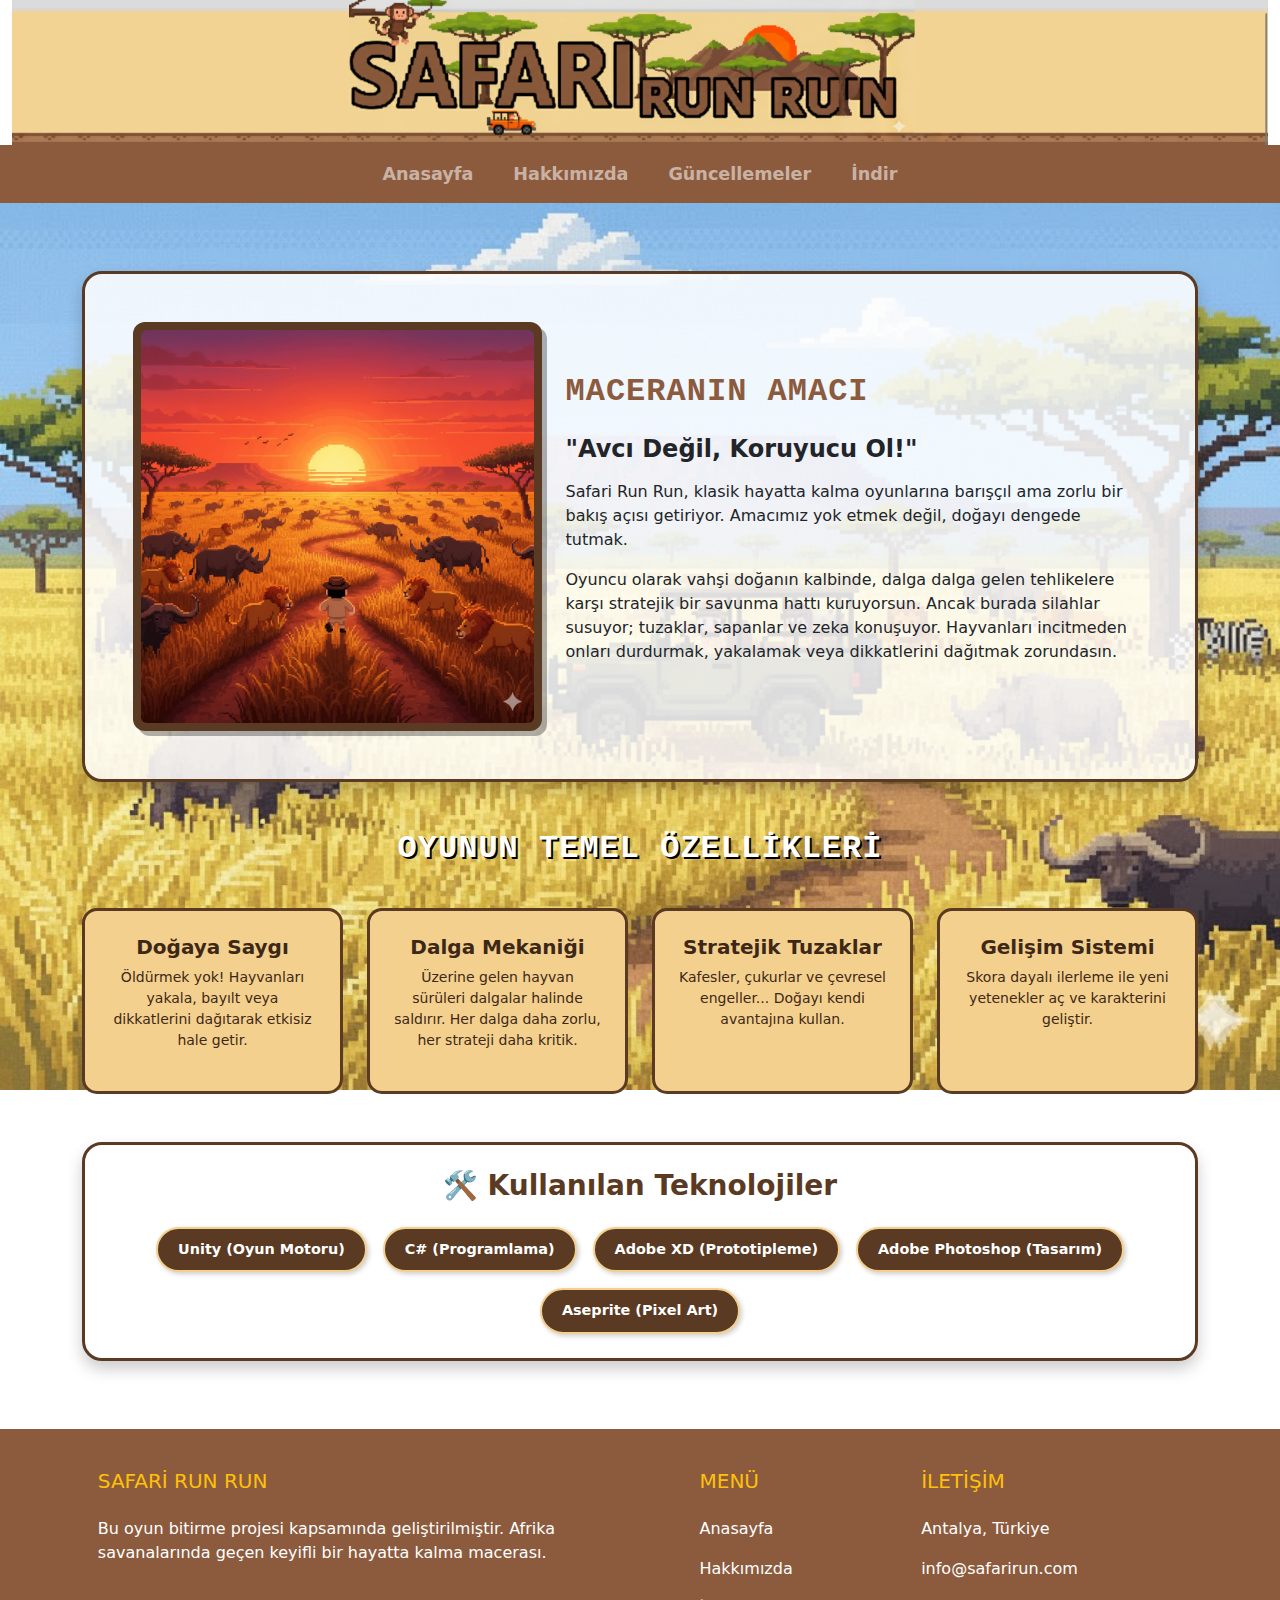
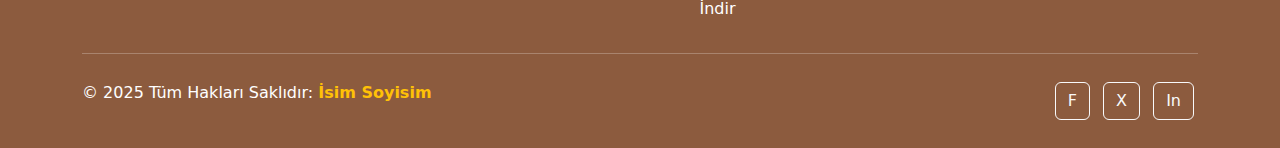
<file: WebTaslak/hakkimizda.html>
<!DOCTYPE html>
<html lang="tr">
<head>
    <title>Hakkımızda</title>
    <meta charset="utf-8">
    <meta name="viewport" content="width=device-width, initial-scale=1">
    <link href="https://cdn.jsdelivr.net/npm/bootstrap@5.3.3/dist/css/bootstrap.min.css" rel="stylesheet">
    <link href="styles.css" rel="stylesheet">
</head>

<body>
    <!--Nav Banner-->
    <div class="container-fluid text-center logo-container">
        <a class="navbar-brand" href="index.html">
            <img src="image/anafoto.png" style="max-width: 100%; height: auto;">
        </a>
    </div>
    <!--Nav Bar-->
    <nav class="navbar navbar-expand-lg sticky-top navbar-dark theme-bg"> 
        <div class="container-fluid">
            
            <button class="navbar-toggler mx-auto" type="button" data-bs-toggle="collapse" data-bs-target="#navbarNav" aria-controls="navbarNav" aria-expanded="false" aria-label="navbar open/close">
                <span class="navbar-toggler-icon"></span>
            </button>

            <div class="collapse navbar-collapse justify-content-center" id="navbarNav">
                <ul class="navbar-nav mb-2 mb-lg-0 gap-4" style="font-size: 1.1rem;">
                    <li class="nav-item">
                        <a class="nav-link" href="index.html"><b>Anasayfa</b></a>
                    </li>
                    <li class="nav-item">
                        <a class="nav-link" href="hakkimizda.html"><b>Hakkımızda</b></a>
                    </li>
                    <li class="nav-item">
                        <a class="nav-link" href="guncellemeler.html"><b>Güncellemeler</b></a>
                    </li>
                    <li class="nav-item">
                        <a class="nav-link" href="indir.html"><b>İndir</b></a>
                    </li>    
                </ul>
            </div>
        </div>
    </nav>

    <div class="main-content">
        <div class="container py-5">

            <div class="glass-panel p-4 p-md-5 mb-5">
                <div class="row align-items-center">
                    <div class="col-lg-5 mb-4 mb-lg-0 text-center">
                        <div class="image-frame-pixel">
                            <img src="image/image_2.jpg" class="img-fluid rounded" alt="Safari Kulesi">
                        </div>
                    </div>
                    
                    <div class="col-lg-7">
                        <h2 class="section-title mb-4">Maceranın Amacı</h2>
                        <h4 class="fw-bold text-dark mb-3">"Avcı Değil, Koruyucu Ol!"</h4>
                        <p class="lead fs-6 text-dark">
                            Safari Run Run, klasik hayatta kalma oyunlarına barışçıl ama zorlu bir bakış açısı getiriyor. Amacımız yok etmek değil, doğayı dengede tutmak.
                        </p>
                        <p class="text-dark">
                            Oyuncu olarak vahşi doğanın kalbinde, dalga dalga gelen tehlikelere karşı stratejik bir savunma hattı kuruyorsun. Ancak burada silahlar susuyor; tuzaklar, sapanlar ve zeka konuşuyor. Hayvanları incitmeden onları durdurmak, yakalamak veya dikkatlerini dağıtmak zorundasın.
                        </p>
                    </div>
                </div>
            </div>

            <div class="row g-4 mb-5">
                <div class="col-12 text-center mb-2">
                    <h2 class="section-title text-white text-shadow-pixel">Oyunun Temel Özellikleri</h2>
                </div>

                <div class="col-md-6 col-lg-3">
                    <div class="feature-card h-100 p-4 text-center">
                        <i class="fas fa-paw fa-3x mb-3" style="color: #5a3a22;"></i>
                        <h5 class="fw-bold">Doğaya Saygı</h5>
                        <p class="small">Öldürmek yok! Hayvanları yakala, bayılt veya dikkatlerini dağıtarak etkisiz hale getir.</p>
                    </div>
                </div>

                <div class="col-md-6 col-lg-3">
                    <div class="feature-card h-100 p-4 text-center">
                        <i class="fas fa-hourglass-half fa-3x mb-3" style="color: #5a3a22;"></i>
                        <h5 class="fw-bold">Dalga Mekaniği</h5>
                        <p class="small">Üzerine gelen hayvan sürüleri dalgalar halinde saldırır. Her dalga daha zorlu, her strateji daha kritik.</p>
                    </div>
                </div>

                <div class="col-md-6 col-lg-3">
                    <div class="feature-card h-100 p-4 text-center">
                        <i class="fas fa-layer-group fa-3x mb-3" style="color: #5a3a22;"></i>
                        <h5 class="fw-bold">Stratejik Tuzaklar</h5>
                        <p class="small">Kafesler, çukurlar ve çevresel engeller... Doğayı kendi avantajına kullan.</p>
                    </div>
                </div>

                <div class="col-md-6 col-lg-3">
                    <div class="feature-card h-100 p-4 text-center">
                        <i class="fas fa-chart-line fa-3x mb-3" style="color: #5a3a22;"></i>
                        <h5 class="fw-bold">Gelişim Sistemi</h5>
                        <p class="small">Skora dayalı ilerleme ile yeni yetenekler aç ve karakterini geliştir.</p>
                    </div>
                </div>
            </div>

            <div class="glass-panel p-4 text-center">
                <h3 class="fw-bold mb-4" style="color: #5a3a22;">🛠️ Kullanılan Teknolojiler</h3>
                <div class="d-flex flex-wrap justify-content-center gap-3">
                    <span class="tech-badge">Unity (Oyun Motoru)</span>
                    <span class="tech-badge">C# (Programlama)</span>
                    <span class="tech-badge">Adobe XD (Prototipleme)</span>
                    <span class="tech-badge">Adobe Photoshop (Tasarım)</span>
                    <span class="tech-badge">Aseprite (Pixel Art)</span>
                </div>
            </div>

        </div>
    </div>
    
    <footer class="text-white pt-4 pb-4 theme-bg">
        <div class="container">
            <div class="row text-center text-md-start">
                
                <div class="col-md-6 col-lg-6 col-xl-6 mx-auto mt-3">
                    <h5 class="text-uppercase mb-4 font-weight-bold text-warning">Safari Run Run</h5>
                    <p>
                        Bu oyun bitirme projesi kapsamında geliştirilmiştir. 
                        Afrika savanalarında geçen keyifli bir hayatta kalma macerası.
                    </p>
                </div>

                <div class="col-md-2 col-lg-2 col-xl-2 mx-auto mt-3">
                    <h5 class="text-uppercase mb-4 font-weight-bold text-warning">Menü</h5>
                    <p><a href="index.html" class="text-white text-decoration-none">Anasayfa</a></p>
                    <p><a href="hakkimizda.html" class="text-white text-decoration-none">Hakkımızda</a></p>
                    <p><a href="indir.html" class="text-white text-decoration-none">İndir</a></p>
                </div>

                <div class="col-md-4 col-lg-3 col-xl-3 mx-auto mt-3">
                    <h5 class="text-uppercase mb-4 font-weight-bold text-warning">İletişim</h5>
                    <p><i class="fas fa-home mr-3"></i> Antalya, Türkiye</p>
                    <p><i class="fas fa-envelope mr-3"></i> info@safarirun.com</p>
                </div>
                
            </div>

            <hr class="mb-4">

            <div class="row align-items-center">
                <div class="col-md-7 col-lg-8">
                    <p class="text-center text-md-start">
                        © 2025 Tüm Hakları Saklıdır:
                        <a href="#" class="text-warning text-decoration-none">
                            <strong> İsim Soyisim</strong>
                        </a>
                    </p>
                </div>
                
                <div class="col-md-5 col-lg-4">
                    <div class="text-center text-md-end">
                       <a href="#" class="btn btn-outline-light btn-floating m-1" role="button">F</a>
                       <a href="#" class="btn btn-outline-light btn-floating m-1" role="button">X</a>
                       <a href="#" class="btn btn-outline-light btn-floating m-1" role="button">In</a>
                    </div>
                </div>
            </div>

        </div>
    </footer>

    <script src="https://cdn.jsdelivr.net/npm/bootstrap@5.3.3/dist/js/bootstrap.bundle.min.js"></script>
</body>
</html>
</file>
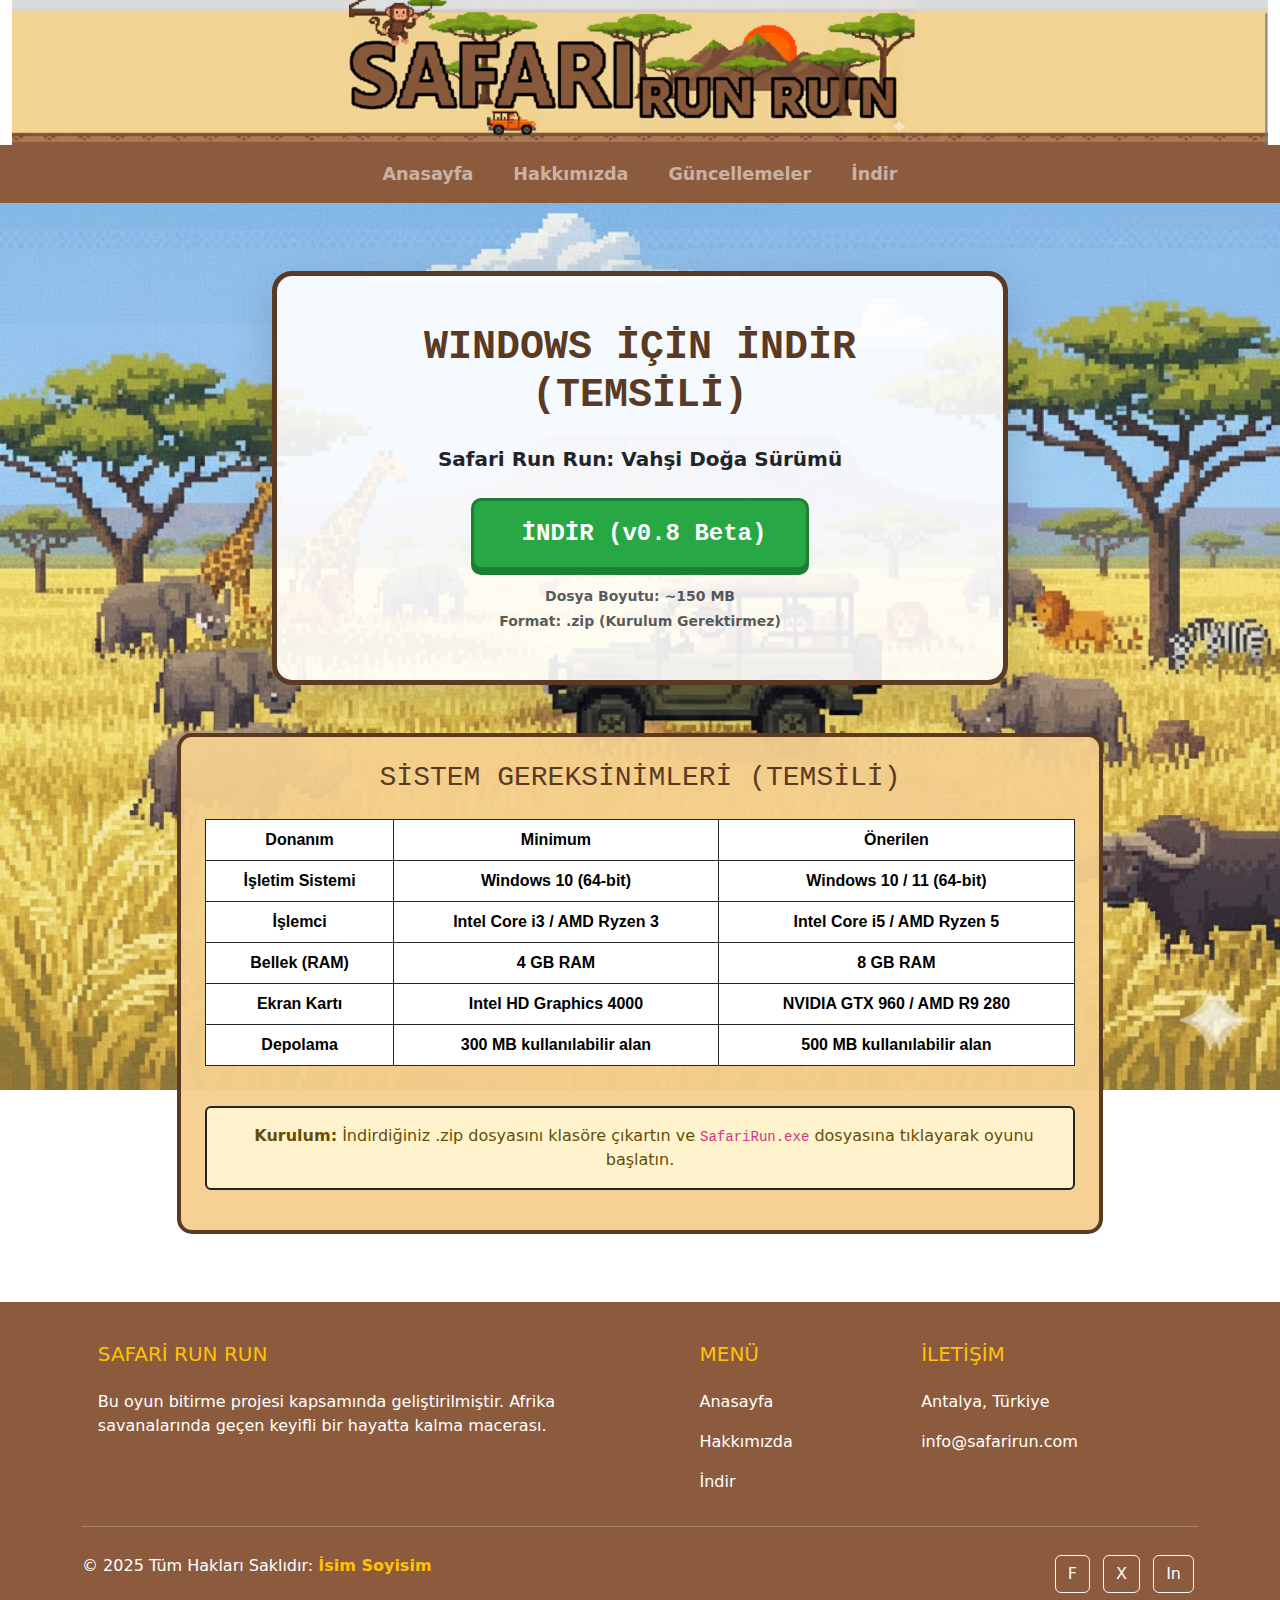
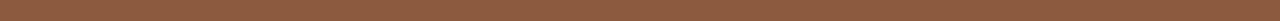
<file: WebTaslak/indir.html>
<!DOCTYPE html>
<html lang="tr">
<head>
    <title>İndir</title>
    

    <meta charset="utf-8">
    <meta name="viewport" content="width=device-width, initial-scale=1">

    <link href="https://cdn.jsdelivr.net/npm/bootstrap@5.3.3/dist/css/bootstrap.min.css" rel="stylesheet">
    
    <link href="styles.css" rel="stylesheet">
</head>
<body>

    <div class="container-fluid text-center logo-container">
        <a class="navbar-brand" href="index.html">
            <img src="image/anafoto.png" style="max-width: 100%; height: auto;">
        </a>
    </div>

    <nav class="navbar navbar-expand-lg sticky-top navbar-dark theme-bg"> 
        <div class="container-fluid">
            
            <button class="navbar-toggler mx-auto" type="button" data-bs-toggle="collapse" data-bs-target="#navbarNav" aria-controls="navbarNav" aria-expanded="false" aria-label="navbar open/close">
                <span class="navbar-toggler-icon"></span>
            </button>

            <div class="collapse navbar-collapse justify-content-center" id="navbarNav">
                <ul class="navbar-nav mb-2 mb-lg-0 gap-4" style="font-size: 1.1rem;">
                    <li class="nav-item">
                        <a class="nav-link" href="index.html"><b>Anasayfa</b></a>
                    </li>
                    <li class="nav-item">
                        <a class="nav-link" href="hakkimizda.html"><b>Hakkımızda</b></a>
                    </li>
                    <li class="nav-item">
                        <a class="nav-link" href="guncellemeler.html"><b>Güncellemeler</b></a>
                    </li>
                    <li class="nav-item">
                        <a class="nav-link" href="indir.html"><b>İndir</b></a>
                    </li>    
                </ul>
            </div>
        </div>
    </nav>

   

    <div class="main-content">
        <div class="container py-5">
            
            <div class="row justify-content-center">
                <div class="col-lg-8 text-center">
                    
                    <div class="download-card p-5 mb-5 shadow-lg">
                        <h1 class="fw-bold mb-4 pixel-font" style="color: #5a3a22;">WINDOWS İÇİN İNDİR (TEMSİLİ)</h1>
                        
                        <div class="mb-4">
                            <i class="fab fa-windows fa-5x text-primary"></i>
                        </div>

                        <p class="lead fw-bold text-dark mb-4">
                            Safari Run Run: Vahşi Doğa Sürümü
                        </p>

                        <a href="#" class="btn btn-download btn-lg mb-3">
                            <i class="fas fa-download me-2"></i> İNDİR (v0.8 Beta)
                        </a>

                        <div class="text-muted fw-bold small">
                            <p class="mb-1">Dosya Boyutu: ~150 MB</p>
                            <p class="mb-0">Format: .zip (Kurulum Gerektirmez)</p>
                        </div>
                    </div>

                </div>
            </div>

            <div class="row justify-content-center">
                <div class="col-lg-10">
                    <div class="requirements-panel p-4">
                        <h3 class="text-center mb-4 pixel-font" style="color: #5a3a22;">SİSTEM GEREKSİNİMLERİ (TEMSİLİ)</h3>
                        
                        <div class="table-responsive">
                            <table class="table table-bordered border-dark text-center pixel-table">
                                <thead style="background-color: #5a3a22; color: white;">
                                    <tr>
                                        <th scope="col">Donanım</th>
                                        <th scope="col">Minimum</th>
                                        <th scope="col">Önerilen</th>
                                    </tr>
                                </thead>
                                <tbody class="bg-white bg-opacity-75 fw-bold">
                                    <tr>
                                        <td>İşletim Sistemi</td>
                                        <td>Windows 10 (64-bit)</td>
                                        <td>Windows 10 / 11 (64-bit)</td>
                                    </tr>
                                    <tr>
                                        <td>İşlemci</td>
                                        <td>Intel Core i3 / AMD Ryzen 3</td>
                                        <td>Intel Core i5 / AMD Ryzen 5</td>
                                    </tr>
                                    <tr>
                                        <td>Bellek (RAM)</td>
                                        <td>4 GB RAM</td>
                                        <td>8 GB RAM</td>
                                    </tr>
                                    <tr>
                                        <td>Ekran Kartı</td>
                                        <td>Intel HD Graphics 4000</td>
                                        <td>NVIDIA GTX 960 / AMD R9 280</td>
                                    </tr>
                                    <tr>
                                        <td>Depolama</td>
                                        <td>300 MB kullanılabilir alan</td>
                                        <td>500 MB kullanılabilir alan</td>
                                    </tr>
                                </tbody>
                            </table>
                        </div>
                        
                        <div class="alert alert-warning mt-4 text-center border-2 border-dark" role="alert">
                            <i class="fas fa-info-circle me-2"></i>
                            <strong>Kurulum:</strong> İndirdiğiniz .zip dosyasını klasöre çıkartın ve <code>SafariRun.exe</code> dosyasına tıklayarak oyunu başlatın.
                        </div>

                    </div>
                </div>
            </div>

        </div>
    </div>
    <footer class="text-white pt-4 pb-4 theme-bg">
        <div class="container">
            <div class="row text-center text-md-start">
                
                <div class="col-md-6 col-lg-6 col-xl-6 mx-auto mt-3">
                    <h5 class="text-uppercase mb-4 font-weight-bold text-warning">Safari Run Run</h5>
                    <p>
                        Bu oyun bitirme projesi kapsamında geliştirilmiştir. 
                        Afrika savanalarında geçen keyifli bir hayatta kalma macerası.
                    </p>
                </div>

                <div class="col-md-2 col-lg-2 col-xl-2 mx-auto mt-3">
                    <h5 class="text-uppercase mb-4 font-weight-bold text-warning">Menü</h5>
                    <p><a href="index.html" class="text-white text-decoration-none">Anasayfa</a></p>
                    <p><a href="hakkimizda.html" class="text-white text-decoration-none">Hakkımızda</a></p>
                    <p><a href="indir.html" class="text-white text-decoration-none">İndir</a></p>
                </div>

                <div class="col-md-4 col-lg-3 col-xl-3 mx-auto mt-3">
                    <h5 class="text-uppercase mb-4 font-weight-bold text-warning">İletişim</h5>
                    <p><i class="fas fa-home mr-3"></i> Antalya, Türkiye</p>
                    <p><i class="fas fa-envelope mr-3"></i> info@safarirun.com</p>
                </div>
                
            </div>

            <hr class="mb-4">

            <div class="row align-items-center">
                <div class="col-md-7 col-lg-8">
                    <p class="text-center text-md-start">
                        © 2025 Tüm Hakları Saklıdır:
                        <a href="#" class="text-warning text-decoration-none">
                            <strong> İsim Soyisim</strong>
                        </a>
                    </p>
                </div>
                
                <div class="col-md-5 col-lg-4">
                    <div class="text-center text-md-end">
                       <a href="#" class="btn btn-outline-light btn-floating m-1" role="button">F</a>
                       <a href="#" class="btn btn-outline-light btn-floating m-1" role="button">X</a>
                       <a href="#" class="btn btn-outline-light btn-floating m-1" role="button">In</a>
                    </div>
                </div>
            </div>

        </div>
    </footer>

    <script src="https://cdn.jsdelivr.net/npm/bootstrap@5.3.3/dist/js/bootstrap.bundle.min.js"></script>
</body>
</html>
</file>
<file: Web_Site_Tasarimi_Gelismis/styles.css>
/* 1. Google Font'tan Pixel Fontunu İçe Aktaralım */
        @import url('https://fonts.googleapis.com/css2?family=VT323&display=swap');

        /* Navbar Özelleştirmeleri */
        .theme-bg {
            background-color: #2c2137; /* Oyun temasına uygun koyu bir mor/gri arka plan örneği */
            border-bottom: 4px solid #d4a754; /* Altına pixel oyunlardaki gibi kalın bir çizgi */
        }

        /* Logo Ayarları */
        .navbar-brand img {
            width: 100px; /* Logo genişliği */
            height: auto;
           
        }

        .navbar-brand span {
            font-family: 'VT323', monospace;
            font-size: 1.8rem;
            color: #fff;
            margin-left: 10px;
            vertical-align: middle;
        }

        /* Linklerin Stili */
        .pixel-link {
            font-family: 'VT323', monospace; /* Pixel fontu */
            font-size: 1.5rem !important; /* Yazı boyutu biraz büyük olmalı */
            text-transform: uppercase; /* Hepsi büyük harf olsun */
            letter-spacing: 1px;
            color: #e0e0e0 !important;
            text-shadow: 2px 2px 0px #000; /* Yazıya siyah kontür/gölge ekler (Oyun stili) */
            transition: all 0.2s ease;
        }

        /* Mouse ile üzerine gelince (Hover) */
        .pixel-link:hover {
            color: #ffcc00 !important; /* Altın sarısı renk */
            transform: translateY(-2px); /* Hafifçe yukarı zıplama efekti */
            text-shadow: 2px 4px 0px #000; /* Gölge uzasın */
        }

        /* Aktif sayfa linki */
        .nav-link.active {
            color: #ffcc00 !important;
            text-decoration: underline;
        }

        /* Footer'a Özel Stiller */
.pixel-footer {
    background-color: #2c2137; /* Navbar ile aynı koyu arka plan */
    border-top: 4px solid #d4a754; /* Üst kısma altın sarısı çizgi */
    font-family: 'VT323', monospace; /* Pixel Font */
    font-size: 1.3rem; /* Okunabilirlik için biraz büyük */
    color: #e0e0e0;
}

/* Footer Başlıkları */
.pixel-footer h5 {
    color: #ffcc00 !important; /* Altın sarısı */
    font-size: 1.8rem;
    text-transform: uppercase;
    text-shadow: 2px 2px 0px #000; /* Siyah gölge */
    letter-spacing: 1px;
}

/* Footer Linkleri */
.pixel-footer a {
    color: #e0e0e0;
    text-decoration: none;
    transition: all 0.2s;
}

.pixel-footer a:hover {
    color: #ffcc00 !important;
    text-shadow: 1px 1px 0px #000;
    padding-left: 5px; /* Üzerine gelince hafif sağa kayma efekti */
}

/* Sosyal Medya Butonları (Pixel Tarzı) */
.btn-pixel-social {
    display: inline-block;
    width: 40px;
    height: 40px;
    line-height: 36px; /* Dikey ortalama */
    border: 2px solid #fff;
    color: #fff;
    font-family: 'VT323', monospace;
    font-size: 1.5rem;
    text-align: center;
    border-radius: 0px !important; /* Yuvarlaklığı kaldırıp KARE yaptık */
    transition: all 0.2s;
    margin: 0 5px;
}

.btn-pixel-social:hover {
    background-color: #ffcc00;
    color: #000;
    border-color: #ffcc00;
    transform: translateY(-3px); /* Zıplama efekti */
    box-shadow: 0 4px 0 #000; /* Altına gölge ekleyerek 3D hissi */
}

/* =========================================
   VİTRİN / SHOWCASE ALANI STİLLERİ
   ========================================= */

/* Görseli saran dış çerçeve */
.showcase-frame {
    background-color: #F4D08E; /* Tema rengi (bej) */
    border: 5px solid #5a3a22; /* Kalın kahve kenarlık */
    border-radius: 15px; /* Köşeleri yumuşat */
    position: relative;
}

/* Resmin kendisi için ayarlar */
.pixel-art-img {
    border: 3px solid #8C5B3E; /* Resmin hemen dibindeki ince çerçeve */
    border-radius: 8px;
    image-rendering: pixelated; /* Piksel görüntünün net kalmasını sağlar */
}

/* Resmin altındaki küçük yazı kutusu */
.caption-box {
    background-color: rgba(255, 255, 255, 0.5);
    border-radius: 8px;
    padding: 10px;
    font-family: 'Courier New', Courier, monospace; /* Daktilo/Piksel fontu */
}

/* Başlık Gölgelendirmesi */
.text-shadow-pixel {
    text-shadow: 2px 2px 0px #fff, 4px 4px 0px rgba(0,0,0,0.2);
}

/* =========================================
   3. ORTA İÇERİK VE ARKA PLAN RESMİ
   ========================================= */
.main-content {
    flex: 1; /* Boşluğu doldurur */
    
    /* Resim Ayarları */
    background-image: url("image/Layer\ 21.png"); 
    background-position: center;
    background-repeat: no-repeat;
    background-size: cover;
    background-attachment: fixed; /* Resim sabit kalır */
    
    padding: 20px;
}

/* Genel Main Ayarları */
.main-pixel-theme {
    font-family: 'VT323', monospace;
    color: #2c2137;
}

/* 1. Resim Çerçevesi (Polaroid / Envanter tarzı) */
.pixel-frame {
    background-color: #fff;
    padding: 10px;
    border: 4px solid #2c2137; /* Koyu çerçeve */
    box-shadow: 8px 8px 0px rgba(0,0,0,0.2); /* Sert gölge */
    transition: transform 0.2s;
}

.pixel-frame:hover {
    transform: scale(1.02); /* Üzerine gelince hafif büyüme */
}

.pixel-art-img {
    image-rendering: pixelated; /* Resimlerin pixel pixel net görünmesi için */
    width: 100%;
    height: auto;
}

/* 2. Hikaye Kartı (RPG Diyalog Kutusu Tarzı) */
.pixel-quest-card {
    background-color: #2c2137; /* Footer ile aynı koyu renk */
    color: #e0e0e0; /* Açık gri yazı */
    border: 4px solid #d4a754; /* Altın sarısı çerçeve */
    box-shadow: 10px 10px 0px #000; /* Tam siyah sert gölge (Oyun stili) */
    position: relative;
}

/* Başlık Stili */
.pixel-title {
    color: #ffcc00; /* Altın sarısı */
    text-shadow: 2px 2px 0px #000;
    text-transform: uppercase;
    letter-spacing: 1px;
}

/* Metin Stili */
.pixel-text {
    font-size: 1.4rem; /* Font pixel olduğu için biraz büyük olmalı */
    line-height: 1.6;
}
        /* =========================================
   HAKKIMIZDA SAYFASI ÖZEL STİLLERİ
   ========================================= */

/* --- GENEL KART YAPILARI --- */
.pixel-panel {
    background-color: #2c2137; /* Ana koyu tema */
    border: 4px solid #fff; /* Beyaz kalın çerçeve */
    box-shadow: 6px 6px 0px #000; /* Pixel gölge */
    color: #e0e0e0;
    position: relative;
}

/* --- ÖZELLİK KARTLARI (Skill Cards) --- */
.pixel-feature-card {
    background-color: #3b2d4a; /* Biraz daha açık mor */
    border: 4px solid #5a3a22; /* Kahverengi çerçeve */
    color: #fff;
    transition: all 0.2s;
    height: 100%;
    position: relative;
    /* Köşelerdeki 'vida' görüntüsü için (isteğe bağlı ama hoş durur) */
}

.pixel-feature-card:hover {
    border-color: #ffcc00; /* Üzerine gelince altın sarısı yanar */
    transform: translateY(-4px); /* Yukarı zıplar */
    box-shadow: 0 6px 0 #000;
    cursor: pointer;
}

.pixel-feature-card i {
    text-shadow: 3px 3px 0 #000; /* İkonlara gölge */
}

/* --- TEKNOLOJİ ROZETLERİ (Loot/Item Tarzı) --- */
.pixel-tech-badge {
    display: inline-block;
    background-color: #d4a754; /* Altın/Bronz zemin */
    color: #2c2137; /* Koyu yazı */
    font-family: 'VT323', monospace;
    font-size: 1.2rem;
    font-weight: bold;
    padding: 8px 16px;
    border: 2px solid #fff;
    box-shadow: 4px 4px 0 rgba(0,0,0,0.3);
    text-transform: uppercase;
    transition: transform 0.1s;
}

.pixel-tech-badge:hover {
    background-color: #ffcc00;
    transform: scale(1.05);
}

/* --- BAŞLIKLAR --- */
.section-pixel-title {
    font-family: 'VT323', monospace;
    color: #ffcc00;
    text-shadow: 3px 3px 0 #000;
    text-transform: uppercase;
    letter-spacing: 2px;
}

/* =========================================
   GÜNCELLEMELER SAYFASI STİLLERİ
   ========================================= */

/* --- GELİŞTİRME GÜNLÜĞÜ (DEVLOG) STİLLERİ --- */

/* Günlük Kartı */
.pixel-log-card {
    background-color: #2c2137; /* Koyu zemin */
    border: 4px solid #d4a754; /* Altın sarısı çerçeve */
    color: #e0e0e0;
    box-shadow: 8px 8px 0px #000; /* Sert siyah gölge */
    transition: transform 0.2s;
}

.pixel-log-card:hover {
    transform: translateY(-2px); /* Hafif oynama efekti */
}

/* Günlük Tarihi */
.pixel-date {
    font-family: 'VT323', monospace;
    color: #ffcc00; /* Tarih altın sarısı olsun */
    font-size: 1.2rem;
    text-transform: uppercase;
}

/* Köşeli Rozetler (Badges) */
.badge-pixel {
    border-radius: 0 !important; /* Yuvarlaklığı iptal et */
    font-family: 'VT323', monospace;
    font-size: 1rem;
    border: 2px solid #fff;
    box-shadow: 2px 2px 0px #000;
    padding: 5px 10px;
}

/* Liste Stili (Console Log gibi) */
.pixel-log-list {
    list-style-type: none;
    padding-left: 0;
    font-family: 'VT323', monospace;
    font-size: 1.2rem;
}

.pixel-log-list li::before {
    content: "> "; /* Liste maddelerinin başına ok işareti */
    color: #ffcc00;
}

/* Versiyon Etiketi */
.version-tag {
    background-color: #ff0055; /* Canlı bir renk */
    color: #fff;
    font-family: 'VT323', monospace;
    font-size: 1.2rem;
    padding: 5px 10px;
    border: 2px solid #fff;
    box-shadow: 4px 4px 0 #000;
    z-index: 10;
}

/* =========================================
   İNDİRME SAYFASI STİLLERİ
   ========================================= */

/* --- İNDİRME SAYFASI STİLLERİ --- */

/* 1. İndirme Kartı (Kaset/Kartuş Görünümü) */
.pixel-download-card {
    background-color: #2c2137; /* Koyu mor */
    border: 4px solid #d4a754; /* Altın çerçeve */
    box-shadow: 12px 12px 0px #000; /* Çok belirgin siyah gölge */
    color: #fff;
    position: relative;
    /* Köşeleri keskin yapıyoruz */
}

/* 2. Pixel İndirme Butonu */
.btn-pixel-download {
    background-color: #4ade80; /* Canlı Retro Yeşil */
    color: #000; /* Yazı siyah olsun ki okunsun */
    font-family: 'VT323', monospace;
    font-size: 2rem;
    border: 4px solid #fff; /* Beyaz kalın kenarlık */
    box-shadow: 6px 6px 0px #000;
    text-transform: uppercase;
    transition: all 0.1s;
    width: 100%;
    max-width: 400px;
}

.btn-pixel-download:hover {
    background-color: #ffcc00; /* Üzerine gelince sarı olsun */
    transform: translate(2px, 2px); /* Tıklama hissi için aşağı sağa kayma */
    box-shadow: 4px 4px 0px #000; /* Gölge küçülür */
    color: #000;
}

/* 3. Sistem Gereksinimleri Tablosu */
.pixel-table {
    border-color: #d4a754;
    font-family: 'VT323', monospace;
    font-size: 1.3rem;
    color: #e0e0e0;
}

.pixel-table thead {
    background-color: #d4a754; /* Başlık Altın Sarısı */
    color: #2c2137; /* Başlık Yazısı Koyu */
    border-bottom: 4px solid #fff;
}

.pixel-table tbody tr {
    background-color: #2c2137;
}

.pixel-table td, .pixel-table th {
    border: 2px solid #5a3a22; /* Hücre araları kahverengi */
    vertical-align: middle;
}

/* 4. Bilgi Kutusu (Console Tarzı) */
.pixel-info-box {
    background-color: #000;
    border: 2px dashed #fff;
    color: #0f0; /* Terminal Yeşili */
    font-family: 'VT323', monospace;
    font-size: 1.2rem;
    text-align: left;
}
</file>
<file: WebTaslak/styles.css>
/* =========================================
   1. GENEL SAYFA YAPISI (FLEXBOX)
   ========================================= */
html, body {
    height: 100%;
    margin: 0;
    padding: 0;
}

body {
    display: flex;
    flex-direction: column;
}

/* Nav, Footer ve Logo alanlarının büzüşmesini engeller */
nav, footer, .logo-container {
    flex-shrink: 0;
}

/* =========================================
   2. TEMA RENKLERİ (#8C5B3E)
   ========================================= */
/* Nav ve Footer için ortak renk sınıfı */
.theme-bg {
    background-color: #8C5B3E !important;
}

/* Navbar linklerinin üzerine gelince çıkan renk (Sarı) */
.navbar-nav .nav-link:hover {
    color: #ffc107 !important; 
}

/* =========================================
   VİTRİN / SHOWCASE ALANI STİLLERİ
   ========================================= */

/* Görseli saran dış çerçeve */
.showcase-frame {
    background-color: #F4D08E; /* Tema rengi (bej) */
    border: 5px solid #5a3a22; /* Kalın kahve kenarlık */
    border-radius: 15px; /* Köşeleri yumuşat */
    position: relative;
}

/* Resmin kendisi için ayarlar */
.pixel-art-img {
    border: 3px solid #8C5B3E; /* Resmin hemen dibindeki ince çerçeve */
    border-radius: 8px;
    image-rendering: pixelated; /* Piksel görüntünün net kalmasını sağlar */
}

/* Resmin altındaki küçük yazı kutusu */
.caption-box {
    background-color: rgba(255, 255, 255, 0.5);
    border-radius: 8px;
    padding: 10px;
    font-family: 'Courier New', Courier, monospace; /* Daktilo/Piksel fontu */
}

/* Başlık Gölgelendirmesi */
.text-shadow-pixel {
    text-shadow: 2px 2px 0px #fff, 4px 4px 0px rgba(0,0,0,0.2);
}

/* =========================================
   3. ORTA İÇERİK VE ARKA PLAN RESMİ
   ========================================= */
.main-content {
    flex: 1; /* Boşluğu doldurur */
    
    /* Resim Ayarları */
    background-image: url("image/body.jpg"); 
    background-position: center;
    background-repeat: no-repeat;
    background-size: cover;
    background-attachment: fixed; /* Resim sabit kalır */
    
    padding: 20px;
}

/* =========================================
           HİKAYE KARTI STİLLERİ
           ========================================= */
        .story-card {
            /* image_0.png'daki menü kartının renginden esinlenen, biraz şeffaf bir arka plan */
            background-color: rgba(244, 208, 142, 0.95); 
            border: 4px solid #5a3a22; /* Koyu kahve, piksel temalı kalın kenarlık */
            border-radius: 25px; /* Yuvarlatılmış köşeler */
            box-shadow: 0 10px 20px rgba(0,0,0,0.3); /* Derinlik için gölge */
        }

        .story-title {
            color: #5a3a22; /* Koyu kahve başlık rengi */
            font-weight: 800;
            text-shadow: 1px 1px 0px #e0b060; /* Hafif bir gölge efekti */
        }

        .story-text {
            color: #3d2817; /* Metin için biraz daha koyu bir ton */
            font-weight: 500;
        }

        /* Görselin etrafındaki kenarlık */
        .img-pixel-border {
            border: 3px solid #5a3a22;
            border-radius: 15px;
        }

        /* =========================================
   HAKKIMIZDA SAYFASI ÖZEL STİLLERİ
   ========================================= */

/* Arka planı yarı şeffaf beyaz/bej panel (Cam Efekti) */
.glass-panel {
    background-color: rgba(255, 255, 255, 0.85); /* %85 opaklıkta beyaz */
    border-radius: 20px;
    border: 3px solid #5a3a22; /* Koyu kahve çerçeve */
    box-shadow: 0 8px 16px rgba(0,0,0,0.2);
}

/* Bölüm Başlıkları */
.section-title {
    font-family: 'Courier New', Courier, monospace; /* Pixel tarzı font */
    font-weight: 900;
    color: #8C5B3E; /* Tema rengi */
    text-transform: uppercase;
    letter-spacing: 1px;
}

/* Sol taraftaki resim için özel çerçeve */
.image-frame-pixel {
    background-color: #5a3a22;
    padding: 8px;
    border-radius: 12px;
    box-shadow: 5px 5px 0px rgba(0,0,0,0.3); /* Sert gölge */
}

/* Özellik Kartları (Features) */
.feature-card {
    background-color: #F4D08E; /* Bej/Sarımtırak */
    border: 3px solid #5a3a22;
    border-radius: 15px;
    transition: transform 0.3s ease;
    color: #3d2817;
}

.feature-card:hover {
    transform: translateY(-10px); /* Üzerine gelince yukarı zıplasın */
    background-color: #ffde9e;
}

/* Teknoloji Rozetleri */
.tech-badge {
    background-color: #5a3a22;
    color: #fff;
    padding: 10px 20px;
    border-radius: 50px;
    font-weight: bold;
    font-size: 0.9rem;
    border: 2px solid #F4D08E;
    box-shadow: 2px 2px 5px rgba(0,0,0,0.2);
}

/* Yazı Gölgelendirmesi (Piksel hissi için) */
.text-shadow-pixel {
    text-shadow: 2px 2px 0px #000;
}

/* =========================================
   GÜNCELLEMELER SAYFASI STİLLERİ
   ========================================= */

/* Güncelleme Kartı (Dış Kutu) */
.update-card {
    background-color: rgba(244, 208, 142, 0.9); /* Referans görseldeki sarımsı ton */
    border: 4px solid #5a3a22; /* Kalın kahverengi kenarlık */
    border-radius: 15px;
    overflow: hidden; /* Resim köşelerden taşmasın */
    transition: transform 0.3s ease, box-shadow 0.3s ease;
}

.update-card:hover {
    transform: translateY(-5px); /* Kartın üzerine gelince hafif yukarı kalkar */
    box-shadow: 0 10px 20px rgba(0,0,0,0.2);
}

/* Resim Konteynerı */
.update-img-container {
    position: relative;
    border-right: 4px solid #5a3a22; /* Resim ile yazı arasındaki çizgi */
    min-height: 250px; /* Mobil ve masaüstü için minimum yükseklik */
}

/* Resimlerin Piksel Görünümü */
.pixel-img {
    image-rendering: pixelated;
    height: 100%;
    object-fit: cover; /* Resmi alanı dolduracak şekilde kırpar */
}

/* Liste İşaretleri */
.pixel-list {
    list-style-type: square;
    padding-left: 20px;
}

/* Mobilde (Telefonlarda) Görünüm Ayarı */
@media (max-width: 768px) {
    .update-img-container {
        border-right: none;
        border-bottom: 4px solid #5a3a22; /* Mobilde çizgi alta geçer */
        height: 200px; /* Mobilde resim yüksekliği */
    }
}

/* =========================================
   İNDİRME SAYFASI STİLLERİ
   ========================================= */

/* İndirme Kartı (Orta Kutu) */
.download-card {
    background-color: rgba(255, 255, 255, 0.9);
    border: 5px solid #5a3a22;
    border-radius: 20px;
}

/* İndirme Butonu (Özel Tasarım) */
.btn-download {
    background-color: #28a745; /* Yeşil renk (İndirme hissi için) */
    color: white;
    border: 3px solid #1e7e34;
    padding: 15px 40px;
    font-size: 1.5rem;
    font-family: 'Courier New', Courier, monospace;
    font-weight: bold;
    border-radius: 10px;
    transition: all 0.2s;
    box-shadow: 0 5px 0 #1e7e34; /* 3D Buton efekti */
}

.btn-download:hover {
    background-color: #218838;
    color: white;
    transform: translateY(2px); /* Tıklama efekti */
    box-shadow: 0 3px 0 #1e7e34;
}

.btn-download:active {
    transform: translateY(5px);
    box-shadow: none;
}

/* Sistem Gereksinimleri Paneli */
.requirements-panel {
    background-color: rgba(244, 208, 142, 0.95); /* Tema Bej Rengi */
    border: 4px solid #5a3a22;
    border-radius: 15px;
}

/* Tablo Yazı Tipi */
.pixel-table {
    font-family: 'Segoe UI', Tahoma, Geneva, Verdana, sans-serif;
}

.pixel-font {
    font-family: 'Courier New', Courier, monospace;
}
</file>
